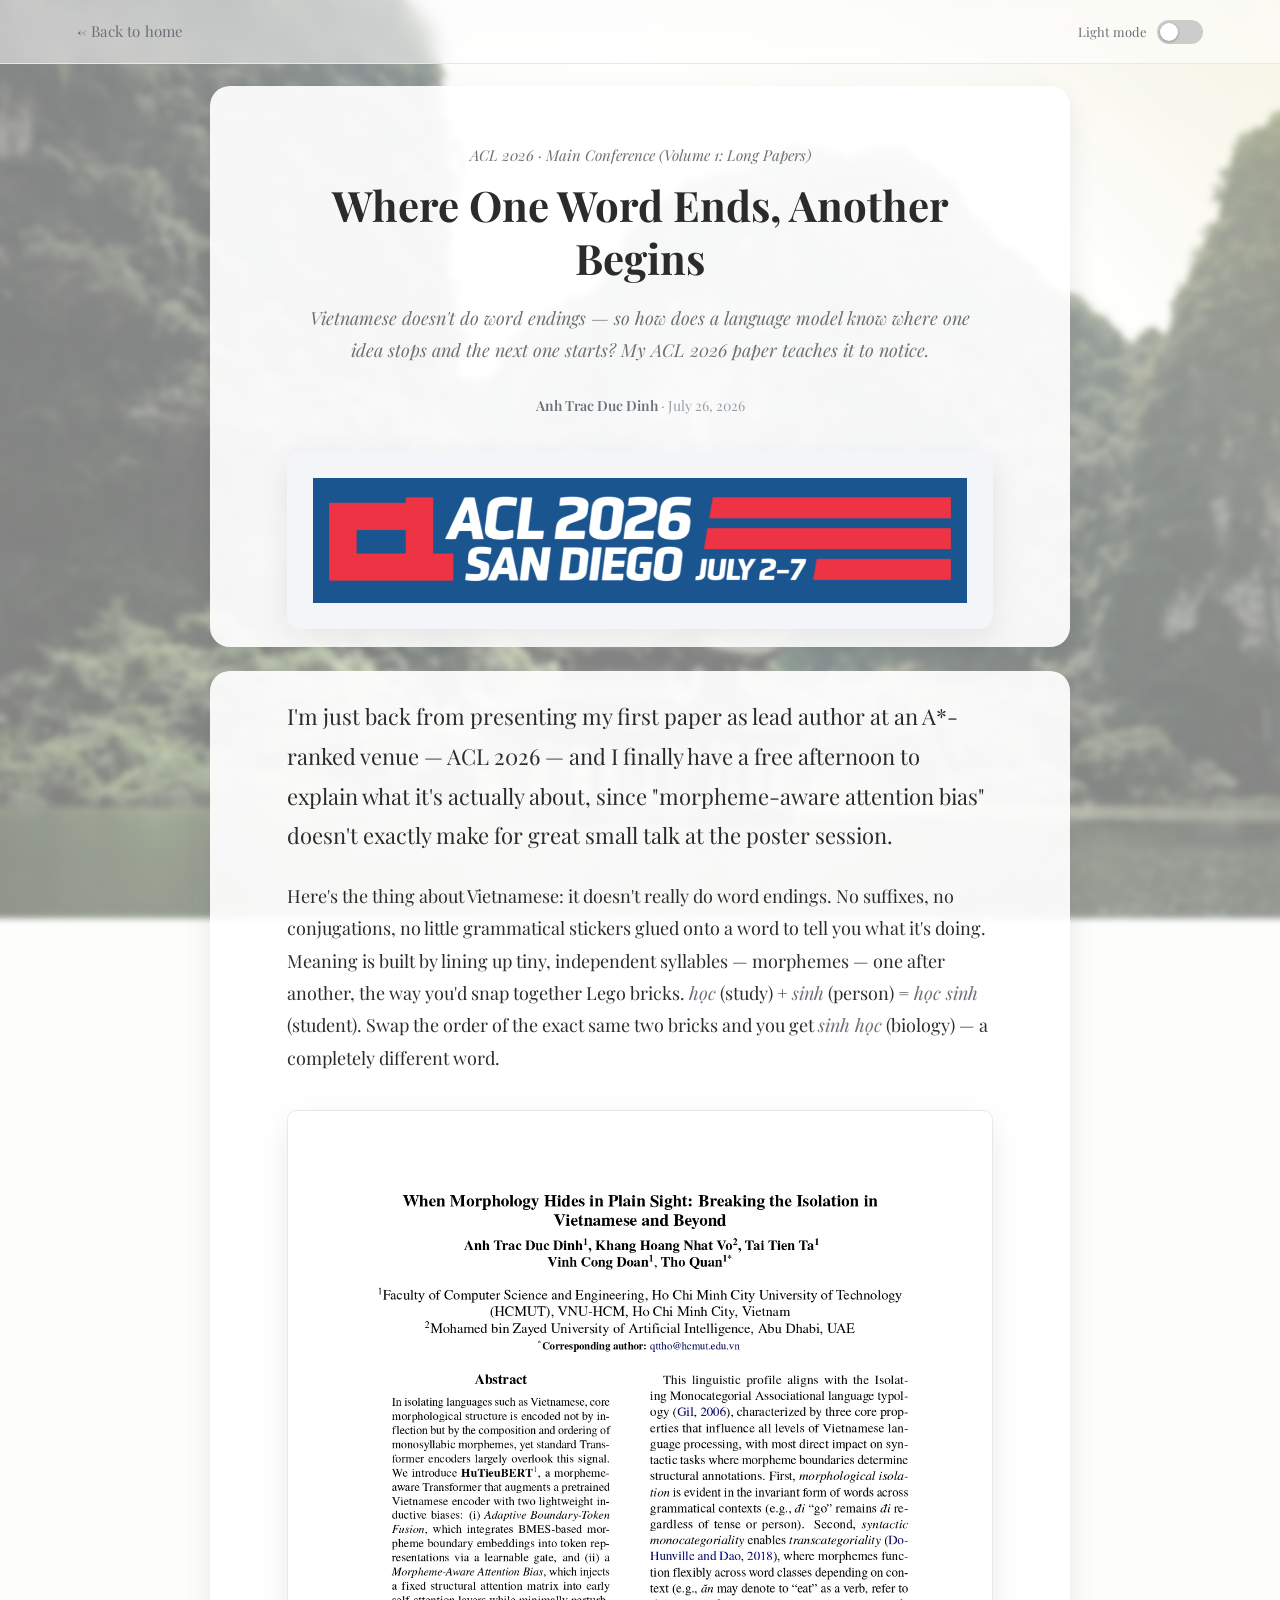
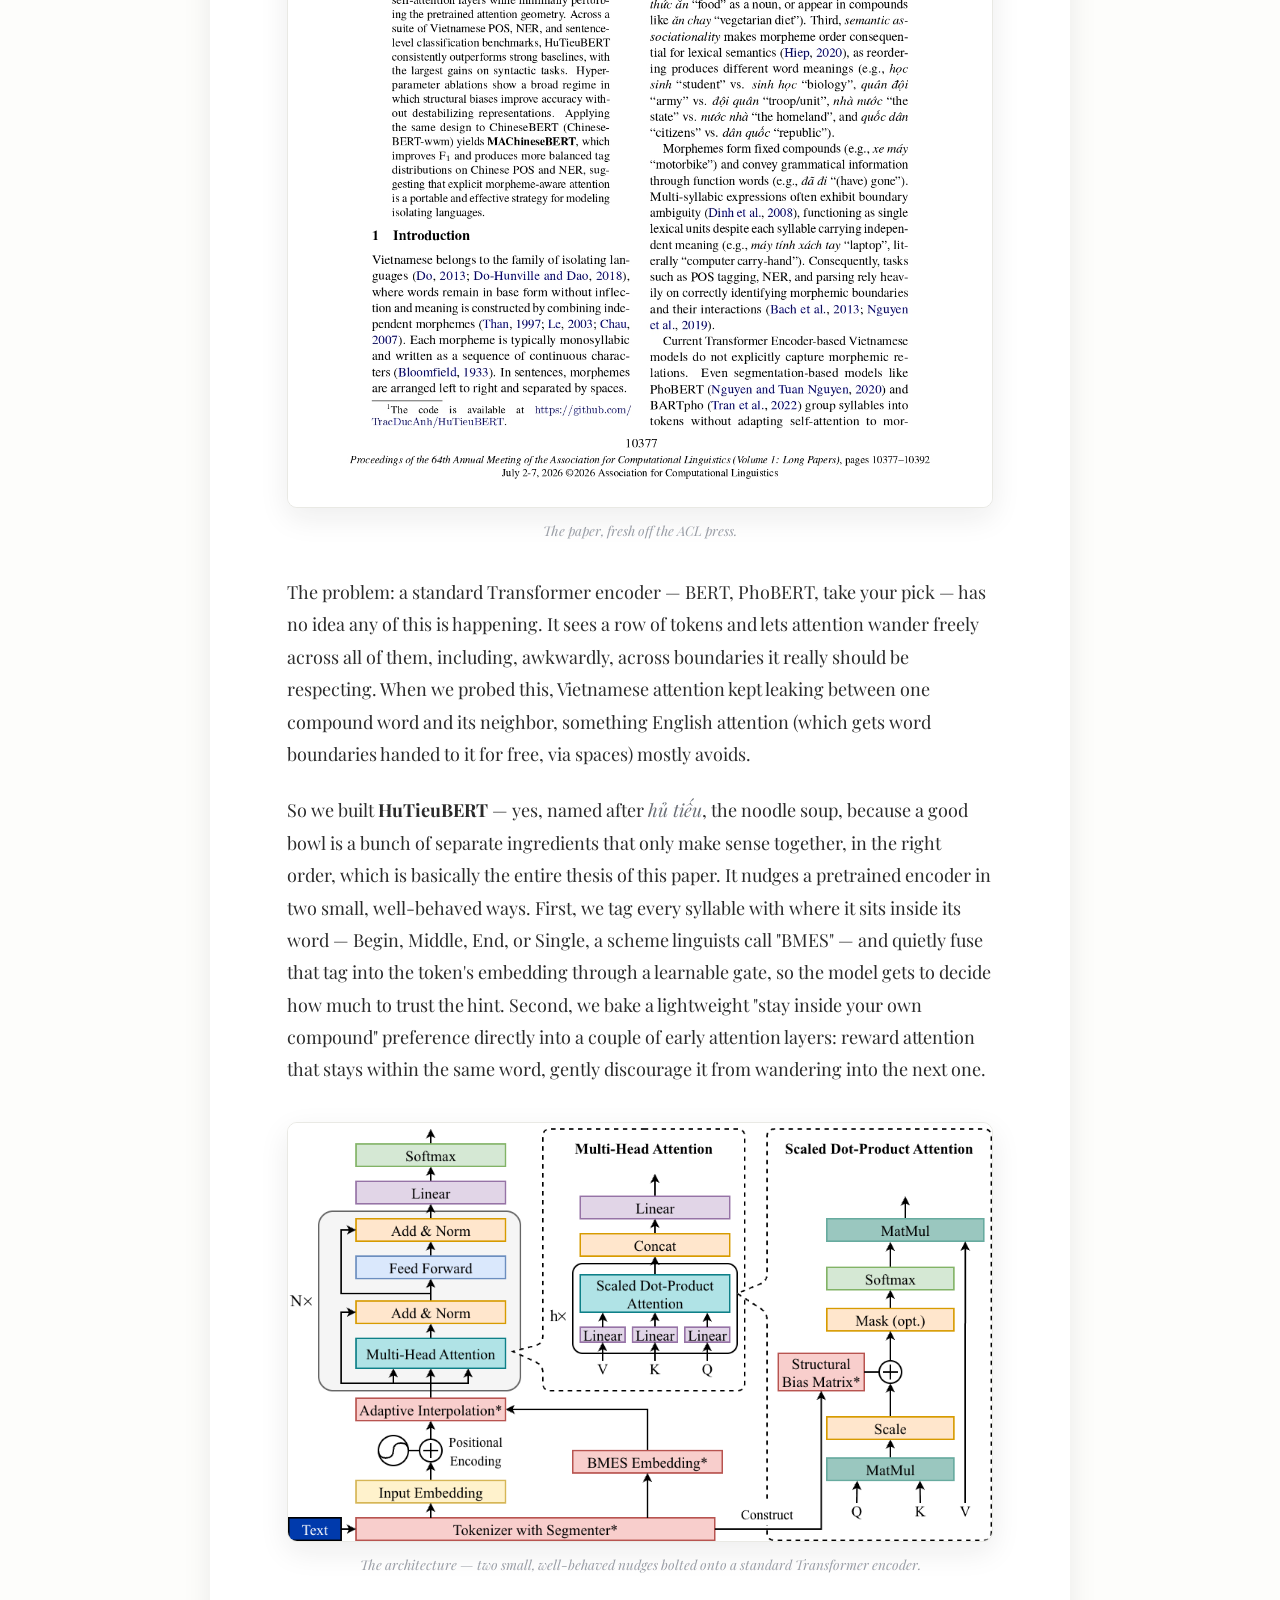
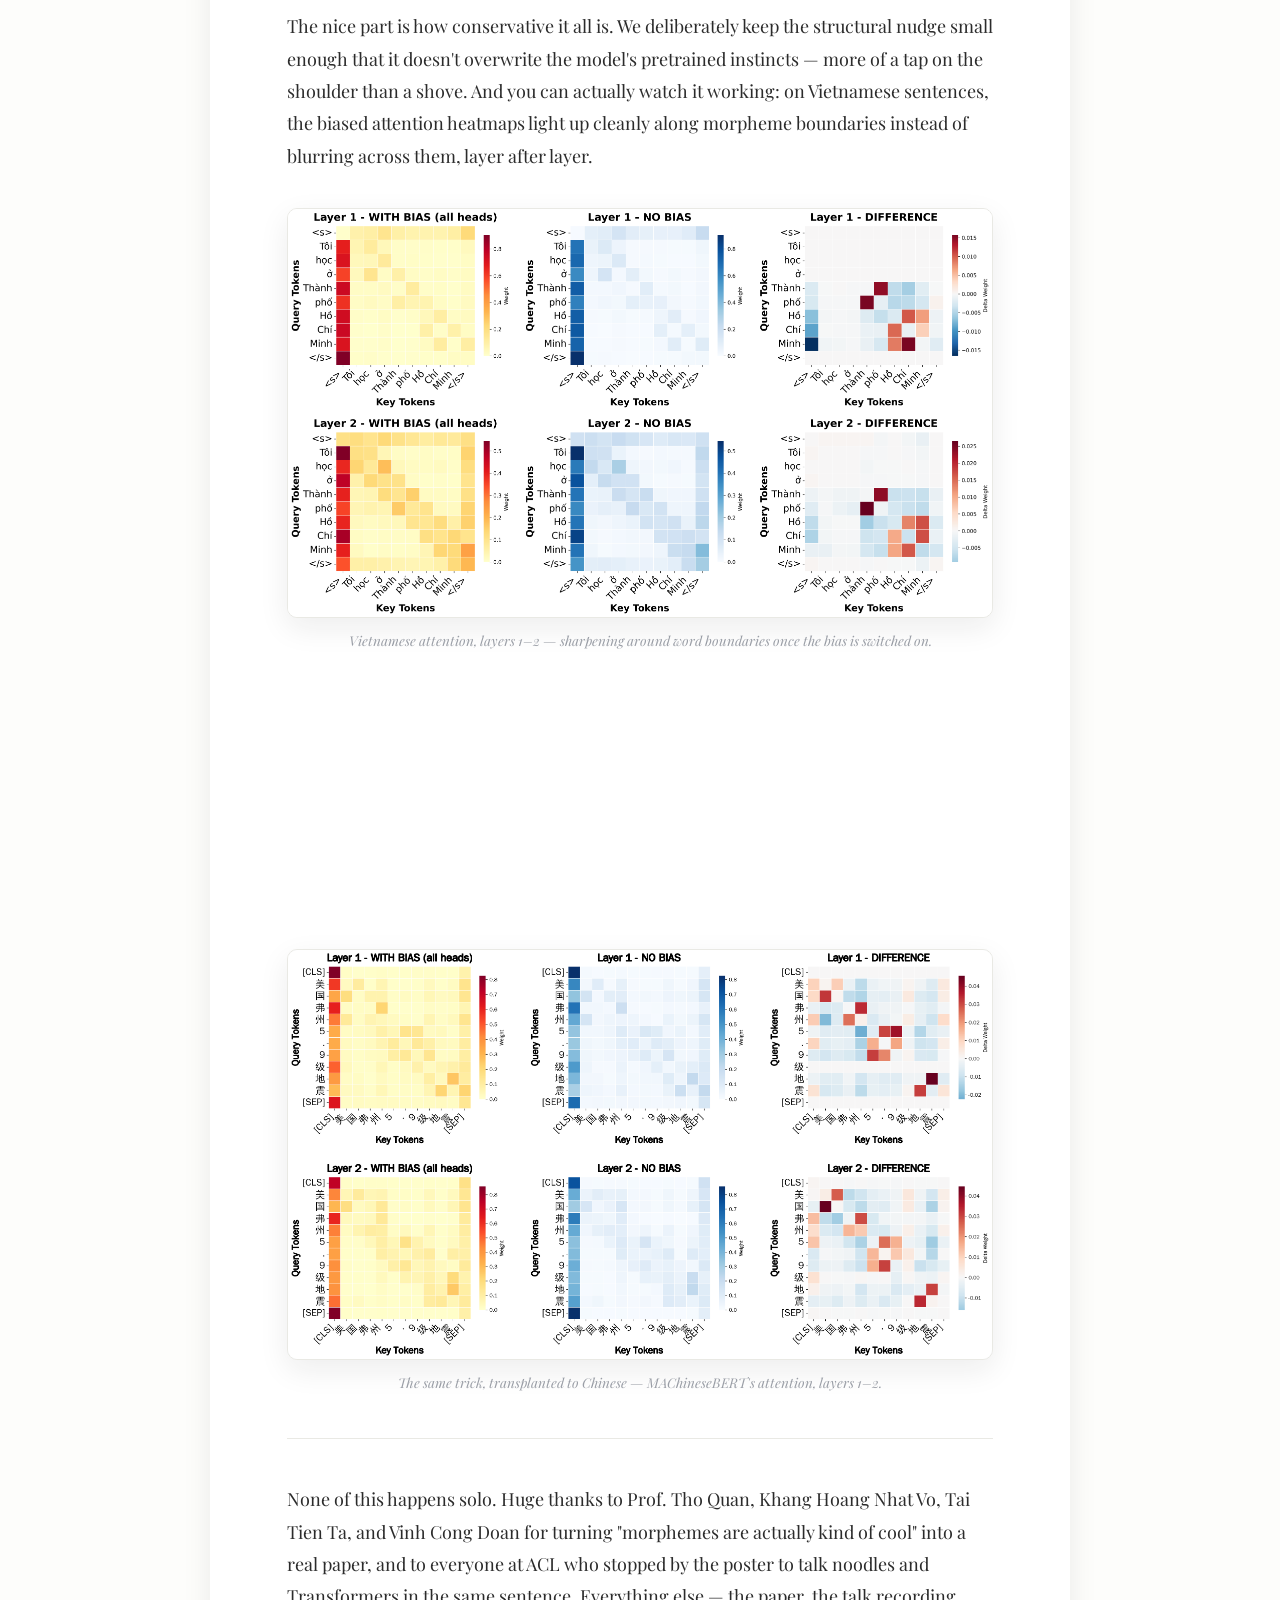
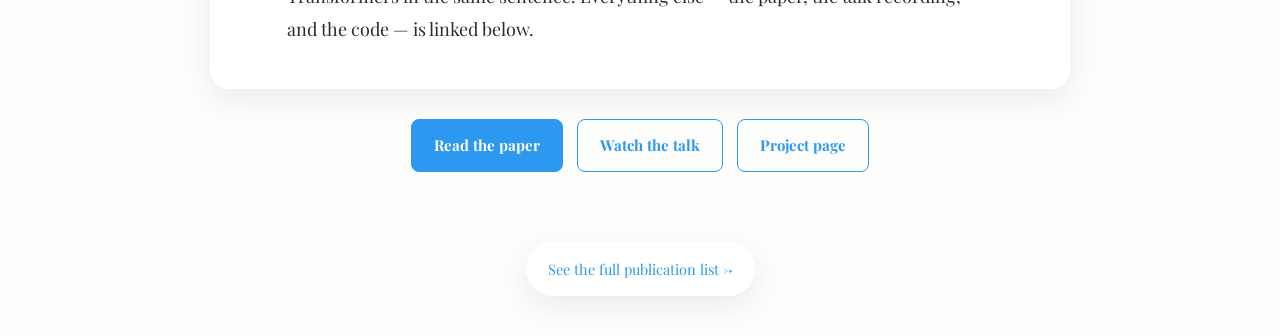
<file: blogs/ACL_2026_paper.html>
<!DOCTYPE HTML>
<html lang="en">
<head>
	<meta charset="utf-8">
	<meta http-equiv="X-UA-Compatible" content="IE=edge">
	<title>Where One Word Ends, Another Begins — Anh Trac Duc Dinh</title>
	<meta name="viewport" content="width=device-width, initial-scale=1">
	<meta name="description" content="A plain-language walkthrough of our ACL 2026 paper, HuTieuBERT — teaching Transformers to notice Vietnamese morpheme boundaries.">

	<link href="https://fonts.googleapis.com/css?family=Playfair+Display:400,400i,500,700,700i" rel="stylesheet">

	<link rel="shortcut icon" href="../favicon.ico">

	<style>
		:root{
			--bg:#fdfdfb;
			--bg-alt:#f4f5f8;
			--text:#2b2b2b;
			--text-soft:#6b6f76;
			--text-faint:#9a9ea6;
			--accent:#2c98f0;
			--card:#ffffff;
			--border:#e9e9e4;
			--shadow:0 10px 30px rgba(20,20,25,0.08);
			--panel-bg:rgba(255,255,255,0.92);
			--tint:rgba(255,255,255,0.5);
		}
		body.dark-mode{
			--bg:#15171c;
			--bg-alt:#1b1e24;
			--text:#dcdfe4;
			--text-soft:#9aa0aa;
			--text-faint:#6f7580;
			--accent:#5aaef8;
			--card:#1b1e24;
			--border:#2a2e37;
			--shadow:0 10px 30px rgba(0,0,0,0.35);
			--panel-bg:rgba(27,30,36,0.92);
			--tint:rgba(15,17,21,0.6);
		}

		*{box-sizing:border-box;}
		html{scroll-behavior:smooth;}
		body{
			margin:0;
			background:var(--bg);
			color:var(--text);
			font-family:"Playfair Display", Georgia, serif;
			line-height:1.8;
			-webkit-font-smoothing:antialiased;
			transition:background .35s ease, color .35s ease;
		}
		body::before{
			content:"";
			position:fixed;
			inset:0;
			z-index:-1;
			background-image:
				linear-gradient(var(--tint), var(--tint)),
				url('../images/background_url.jpg');
			background-size:cover;
			background-position:center;
			background-repeat:no-repeat;
			background-attachment:fixed;
			filter:blur(3px);
			transform:scale(1.04); /* hides the blurred edges from view */
			pointer-events:none;
		}

		/* ---------- Top bar ---------- */
		.topbar{
			position:sticky;
			top:0;
			z-index:20;
			display:flex;
			align-items:center;
			justify-content:space-between;
			padding:18px 6vw;
			background:var(--tint);
			-webkit-backdrop-filter:blur(10px);
			backdrop-filter:blur(10px);
			border-bottom:1px solid var(--border);
			transition:background .35s ease, border-color .35s ease;
		}
		.back-link{
			font-size:15px;
			color:var(--text-soft);
			text-decoration:none;
			letter-spacing:.2px;
		}
		.back-link:hover{color:var(--accent);}
		.theme-toggle-wrap{display:flex;align-items:center;gap:10px;}
		.theme-toggle-label{font-size:13px;color:var(--text-soft);}
		.theme-switch{position:relative;display:inline-block;width:46px;height:24px;flex-shrink:0;}
		.theme-switch input{opacity:0;width:0;height:0;}
		.theme-switch .slider{
			position:absolute;cursor:pointer;top:0;left:0;right:0;bottom:0;
			background-color:#ccc;transition:.3s;border-radius:26px;
		}
		body.dark-mode .theme-switch .slider{background-color:#3a3f4a;}
		.theme-switch .slider:before{
			position:absolute;content:"";height:18px;width:18px;left:3px;bottom:3px;
			background-color:#fff;transition:.3s;border-radius:50%;
			box-shadow:0 1px 3px rgba(0,0,0,0.3);
		}
		.theme-switch input:checked + .slider{background-color:var(--accent);}
		.theme-switch input:checked + .slider:before{transform:translateX(22px);}

		/* ---------- Hero ---------- */
		.hero{
			max-width:min(860px, 92vw);
			margin:22px auto 0;
			padding:56px 6vw 10px;
			text-align:center;
			background:var(--panel-bg);
			border-radius:20px;
			box-shadow:var(--shadow);
		}
		.hero-eyebrow{
			font-style:italic;
			color:var(--text-soft);
			font-size:15px;
			margin-bottom:10px;
		}
		.hero h1{
			font-size:clamp(28px, 4.4vw, 42px);
			line-height:1.25;
			margin:0 0 18px;
			font-weight:700;
		}
		.hero .subtitle{
			font-size:18px;
			font-style:italic;
			color:var(--text-soft);
			max-width:min(680px, 88vw);
			margin:0 auto 26px;
		}
		.byline{
			font-size:14px;
			color:var(--text-faint);
			margin-bottom:34px;
		}
		.byline b{color:var(--text-soft);font-weight:600;}
		.hero-cover{
			width:100%;
			max-width: min(860px, 92vw);;
			margin:0 auto 8px;
			border-radius:14px;
			overflow:hidden;
			box-shadow:var(--shadow);
			background:var(--bg-alt);
			padding:26px;
		}
		.hero-cover img{
			width:100%;
			display:block;
		}

		/* ---------- Article ---------- */
		article{
			max-width:min(860px, 92vw);
			margin:24px auto 24px;
			padding:26px 6vw 20px;
			background:var(--panel-bg);
			border-radius:20px;
			box-shadow:var(--shadow);
		}
		article p{
			font-size:18px;
			margin:0 0 24px;
			color:var(--text);
		}
		article p b, article p strong{color:var(--text);font-weight:700;}
		article p i, article p em{color:var(--text-soft);}
		.drop{
			font-size:22px;
		}

		figure{
			margin:36px 0 34px;
		}
		figure img{
			width:100%;
			border-radius:10px;
			display:block;
			box-shadow:var(--shadow);
			border:1px solid var(--border);
			background:var(--bg-alt);
		}
		figcaption{
			font-size:13.5px;
			font-style:italic;
			color:var(--text-faint);
			text-align:center;
			margin-top:10px;
		}

		/* ---------- Scroll reveal ---------- */
		.reveal{
			opacity:0;
			transform:translateY(16px);
			transition:opacity .7s ease, transform .7s ease;
		}
		.reveal.is-visible{
			opacity:1;
			transform:translateY(0);
		}
		@media (prefers-reduced-motion: reduce){
			.reveal{opacity:1;transform:none;transition:none;}
		}

		hr.sep{
			border:none;
			border-top:1px solid var(--border);
			margin:44px 0;
		}

		/* ---------- Link buttons ---------- */
		.link-row{
			max-width:min(760px, 90vw);
			margin:0 auto;
			padding:6px 6vw 70px;
			display:flex;
			flex-wrap:wrap;
			justify-content:center;
			gap:14px;
		}
		.link-btn{
			display:inline-flex;
			align-items:center;
			gap:8px;
			padding:12px 22px;
			font-family:"Playfair Display", Georgia, serif;
			font-size:15px;
			font-weight:700;
			text-decoration:none;
			border-radius:8px;
			border:1.5px solid var(--accent);
			color:var(--accent);
			transition:.25s;
		}
		.link-btn:hover{background:var(--accent);color:#fff;}
		.link-btn.solid{background:var(--accent);color:#fff;}
		.link-btn.solid:hover{opacity:.85;background:var(--accent);color:#fff;}

		.footer-note{
			text-align:center;
			font-size:14.5px;
			color:var(--text-faint);
			padding:14px 22px;
			margin:0 auto 40px;
			max-width:fit-content;
			background:var(--panel-bg);
			border-radius:999px;
			box-shadow:var(--shadow);
		}
		.footer-note a{color:var(--accent);text-decoration:none;}
		.footer-note a:hover{text-decoration:underline;}

		@media (max-width:480px){
			article p{font-size:16.5px;}
			.hero h1{font-size:26px;}
			.link-btn{width:100%;justify-content:center;}
		}
	</style>
</head>
<body>

	<div class="topbar">
		<a class="back-link" href="../index.html#blog">&larr; Back to home</a>
		<div class="theme-toggle-wrap">
			<span class="theme-toggle-label" id="theme-toggle-label">Light mode</span>
			<label class="theme-switch">
				<input type="checkbox" id="theme-toggle">
				<span class="slider"></span>
			</label>
		</div>
	</div>

	<div class="hero">
		<div class="hero-eyebrow">ACL 2026 &middot; Main Conference (Volume 1: Long Papers)</div>
		<h1>Where One Word Ends, Another Begins</h1>
		<p class="subtitle">Vietnamese doesn't do word endings — so how does a language model know where one idea stops and the next one starts? My ACL 2026 paper teaches it to notice.</p>
		<div class="byline"><b>Anh Trac Duc Dinh</b> &middot; July 26, 2026</div>
		<div class="hero-cover">
			<img src="../images/ACL_2026/acl-logo.png" alt="ACL 2026 conference logo">
		</div>
	</div>

	<article>

		<p class="reveal drop">I'm just back from presenting my first paper as lead author at an A*-ranked venue — ACL 2026 — and I finally have a free afternoon to explain what it's actually about, since "morpheme-aware attention bias" doesn't exactly make for great small talk at the poster session.</p>

		<p class="reveal">Here's the thing about Vietnamese: it doesn't really do word endings. No suffixes, no conjugations, no little grammatical stickers glued onto a word to tell you what it's doing. Meaning is built by lining up tiny, independent syllables — morphemes — one after another, the way you'd snap together Lego bricks. <i>học</i> (study) + <i>sinh</i> (person) = <i>học sinh</i> (student). Swap the order of the exact same two bricks and you get <i>sinh học</i> (biology) — a completely different word.</p>

		<figure class="reveal">
			<img src="../images/ACL_2026/2026.acl-long.472_page-0001.jpg" alt="First page of the paper, When Morphology Hides in Plain Sight">
			<figcaption>The paper, fresh off the ACL press.</figcaption>
		</figure>

		<p class="reveal">The problem: a standard Transformer encoder — BERT, PhoBERT, take your pick — has no idea any of this is happening. It sees a row of tokens and lets attention wander freely across all of them, including, awkwardly, across boundaries it really should be respecting. When we probed this, Vietnamese attention kept leaking between one compound word and its neighbor, something English attention (which gets word boundaries handed to it for free, via spaces) mostly avoids.</p>

		<p class="reveal">So we built <b>HuTieuBERT</b> — yes, named after <i>hủ tiếu</i>, the noodle soup, because a good bowl is a bunch of separate ingredients that only make sense together, in the right order, which is basically the entire thesis of this paper. It nudges a pretrained encoder in two small, well-behaved ways. First, we tag every syllable with where it sits inside its word — Begin, Middle, End, or Single, a scheme linguists call "BMES" — and quietly fuse that tag into the token's embedding through a learnable gate, so the model gets to decide how much to trust the hint. Second, we bake a lightweight "stay inside your own compound" preference directly into a couple of early attention layers: reward attention that stays within the same word, gently discourage it from wandering into the next one.</p>

		<figure class="reveal">
			<img src="../images/ACL_2026/ReDrawHuTieuBERT.png" alt="HuTieuBERT model architecture diagram">
			<figcaption>The architecture — two small, well-behaved nudges bolted onto a standard Transformer encoder.</figcaption>
		</figure>

		<p class="reveal">The nice part is how conservative it all is. We deliberately keep the structural nudge small enough that it doesn't overwrite the model's pretrained instincts — more of a tap on the shoulder than a shove. And you can actually watch it working: on Vietnamese sentences, the biased attention heatmaps light up cleanly along morpheme boundaries instead of blurring across them, layer after layer.</p>

		<figure class="reveal">
			<img src="../images/ACL_2026/multi_layer_attention_1-2_all.png" alt="Vietnamese attention heatmap across layers 1-2">
			<figcaption>Vietnamese attention, layers 1–2 — sharpening around word boundaries once the bias is switched on.</figcaption>
		</figure>

		<p class="reveal">Across Vietnamese POS tagging, NER, and sentence-level classification, HuTieuBERT beats PhoBERT, mBERT, and XLM-RoBERTa — with the biggest wins exactly where you'd expect: tasks that live or die by getting word boundaries right. And since Mandarin Chinese shares the same "isolating language" DNA — no inflection, monosyllabic morphemes, order doing most of the heavy lifting — we ported the same trick over as <b>MAChineseBERT</b>. Same story: sharper, more balanced predictions, this time on Chinese POS and NER.</p>

		<figure class="reveal">
			<img src="../images/ACL_2026/machinesebert_attention_1-2_all.png" alt="Chinese attention heatmap across layers 1-2">
			<figcaption>The same trick, transplanted to Chinese — MAChineseBERT's attention, layers 1–2.</figcaption>
		</figure>

		<hr class="sep reveal">

		<p class="reveal">None of this happens solo. Huge thanks to Prof. Tho Quan, Khang Hoang Nhat Vo, Tai Tien Ta, and Vinh Cong Doan for turning "morphemes are actually kind of cool" into a real paper, and to everyone at ACL who stopped by the poster to talk noodles and Transformers in the same sentence. Everything else — the paper, the talk recording, and the code — is linked below.</p>

	</article>

	<div class="link-row">
		<a class="link-btn solid" href="https://aclanthology.org/2026.acl-long.472/" target="_blank" rel="noopener">Read the paper</a>
		<a class="link-btn" href="https://underline.io/lecture/149228-when-morphology-hides-in-plain-sight-breaking-the-isolation-in-vietnamese-and-beyond" target="_blank" rel="noopener">Watch the talk</a>
		<a class="link-btn" href="https://tracducanh.github.io/HuTieuBERT/" target="_blank" rel="noopener">Project page</a>
	</div>

	<div class="footer-note">
		<a href="../index.html#publications">See the full publication list &rarr;</a>
	</div>

	<script>
	(function(){
		var body = document.body;
		var toggle = document.getElementById('theme-toggle');
		var label = document.getElementById('theme-toggle-label');

		function applyTheme(isDark){
			body.classList.toggle('dark-mode', isDark);
			if (toggle) toggle.checked = isDark;
			if (label) label.textContent = isDark ? 'Dark mode' : 'Light mode';
		}

		var saved = localStorage.getItem('theme');
		var prefersDark = window.matchMedia && window.matchMedia('(prefers-color-scheme: dark)').matches;
		applyTheme(saved ? saved === 'dark' : prefersDark);

		if (toggle) {
			toggle.addEventListener('change', function(){
				var isDark = toggle.checked;
				applyTheme(isDark);
				localStorage.setItem('theme', isDark ? 'dark' : 'light');
			});
		}

		// Scroll reveal
		var revealEls = document.querySelectorAll('.reveal');
		if ('IntersectionObserver' in window) {
			var io = new IntersectionObserver(function(entries){
				entries.forEach(function(entry){
					if (entry.isIntersecting) {
						entry.target.classList.add('is-visible');
						io.unobserve(entry.target);
					}
				});
			}, { threshold: 0.15, rootMargin: '0px 0px -40px 0px' });
			revealEls.forEach(function(el){ io.observe(el); });
		} else {
			revealEls.forEach(function(el){ el.classList.add('is-visible'); });
		}
	})();
	</script>

</body>
</html>
</file>
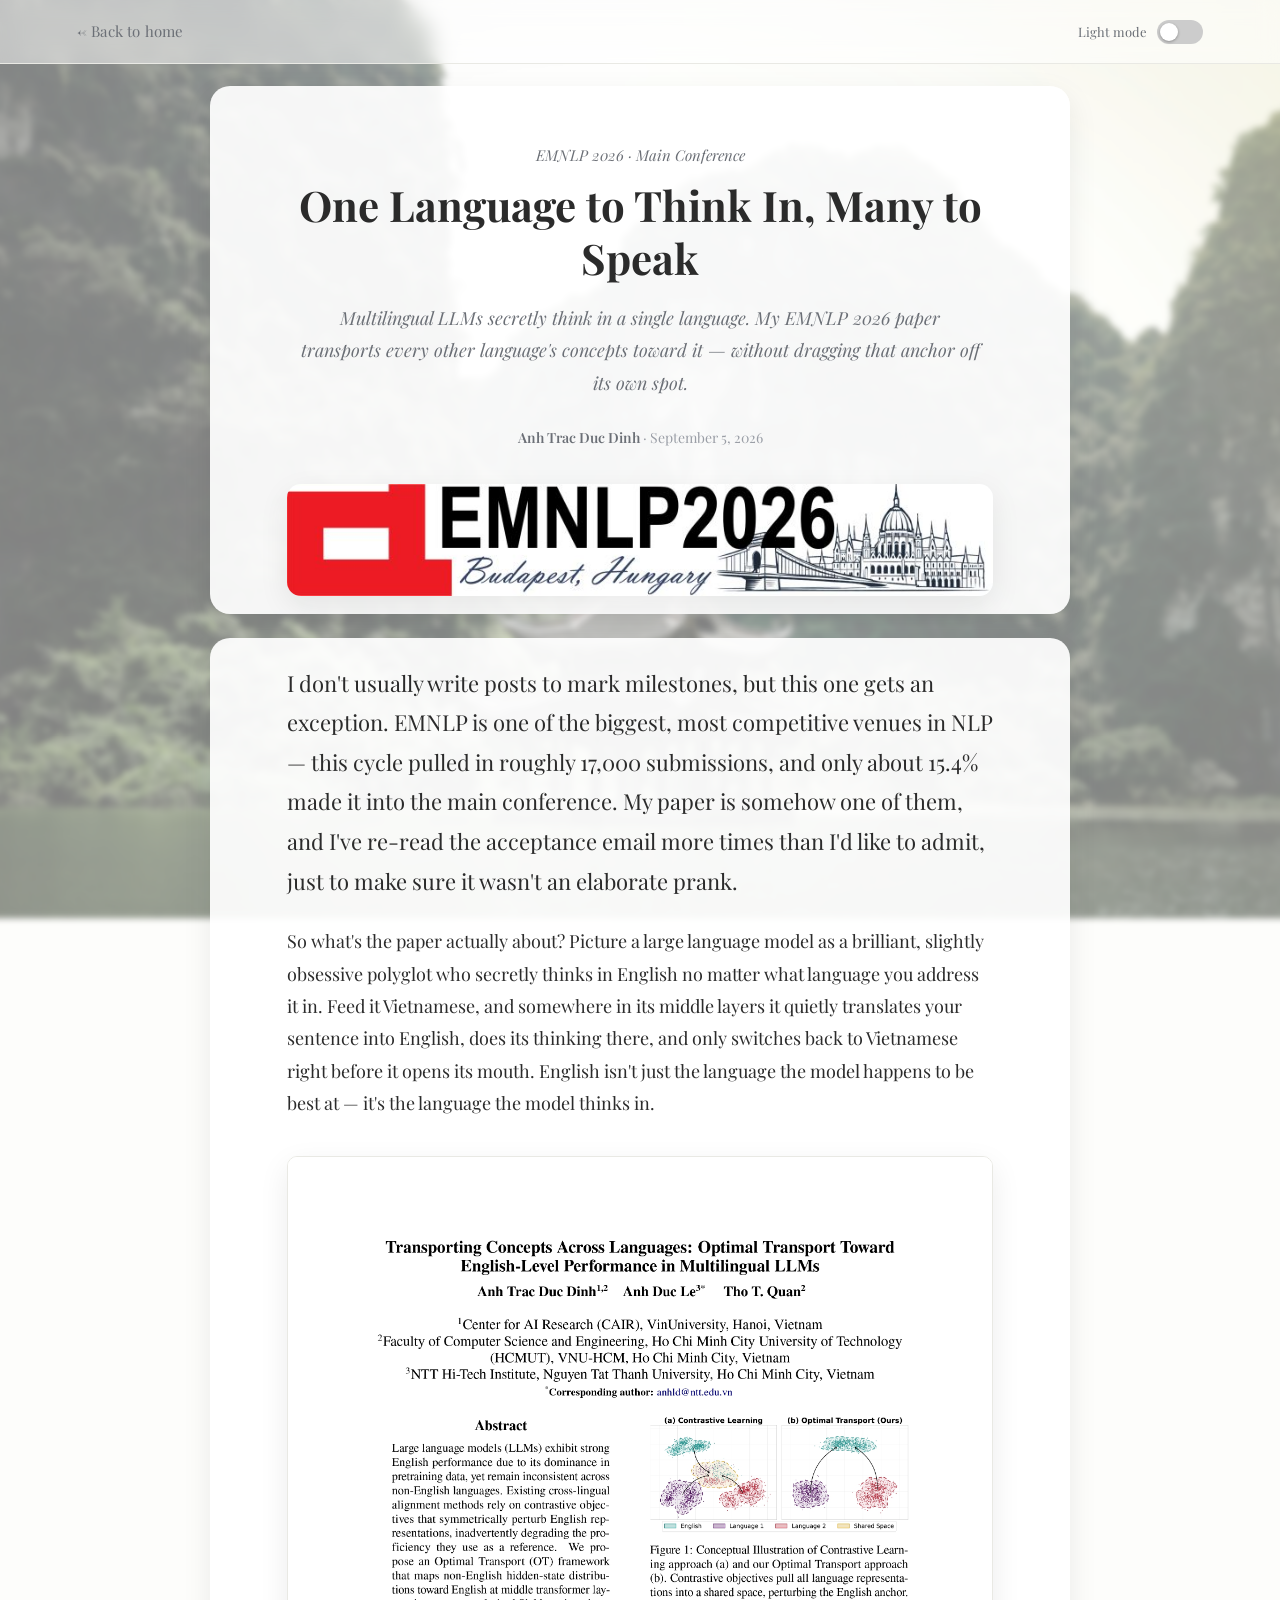
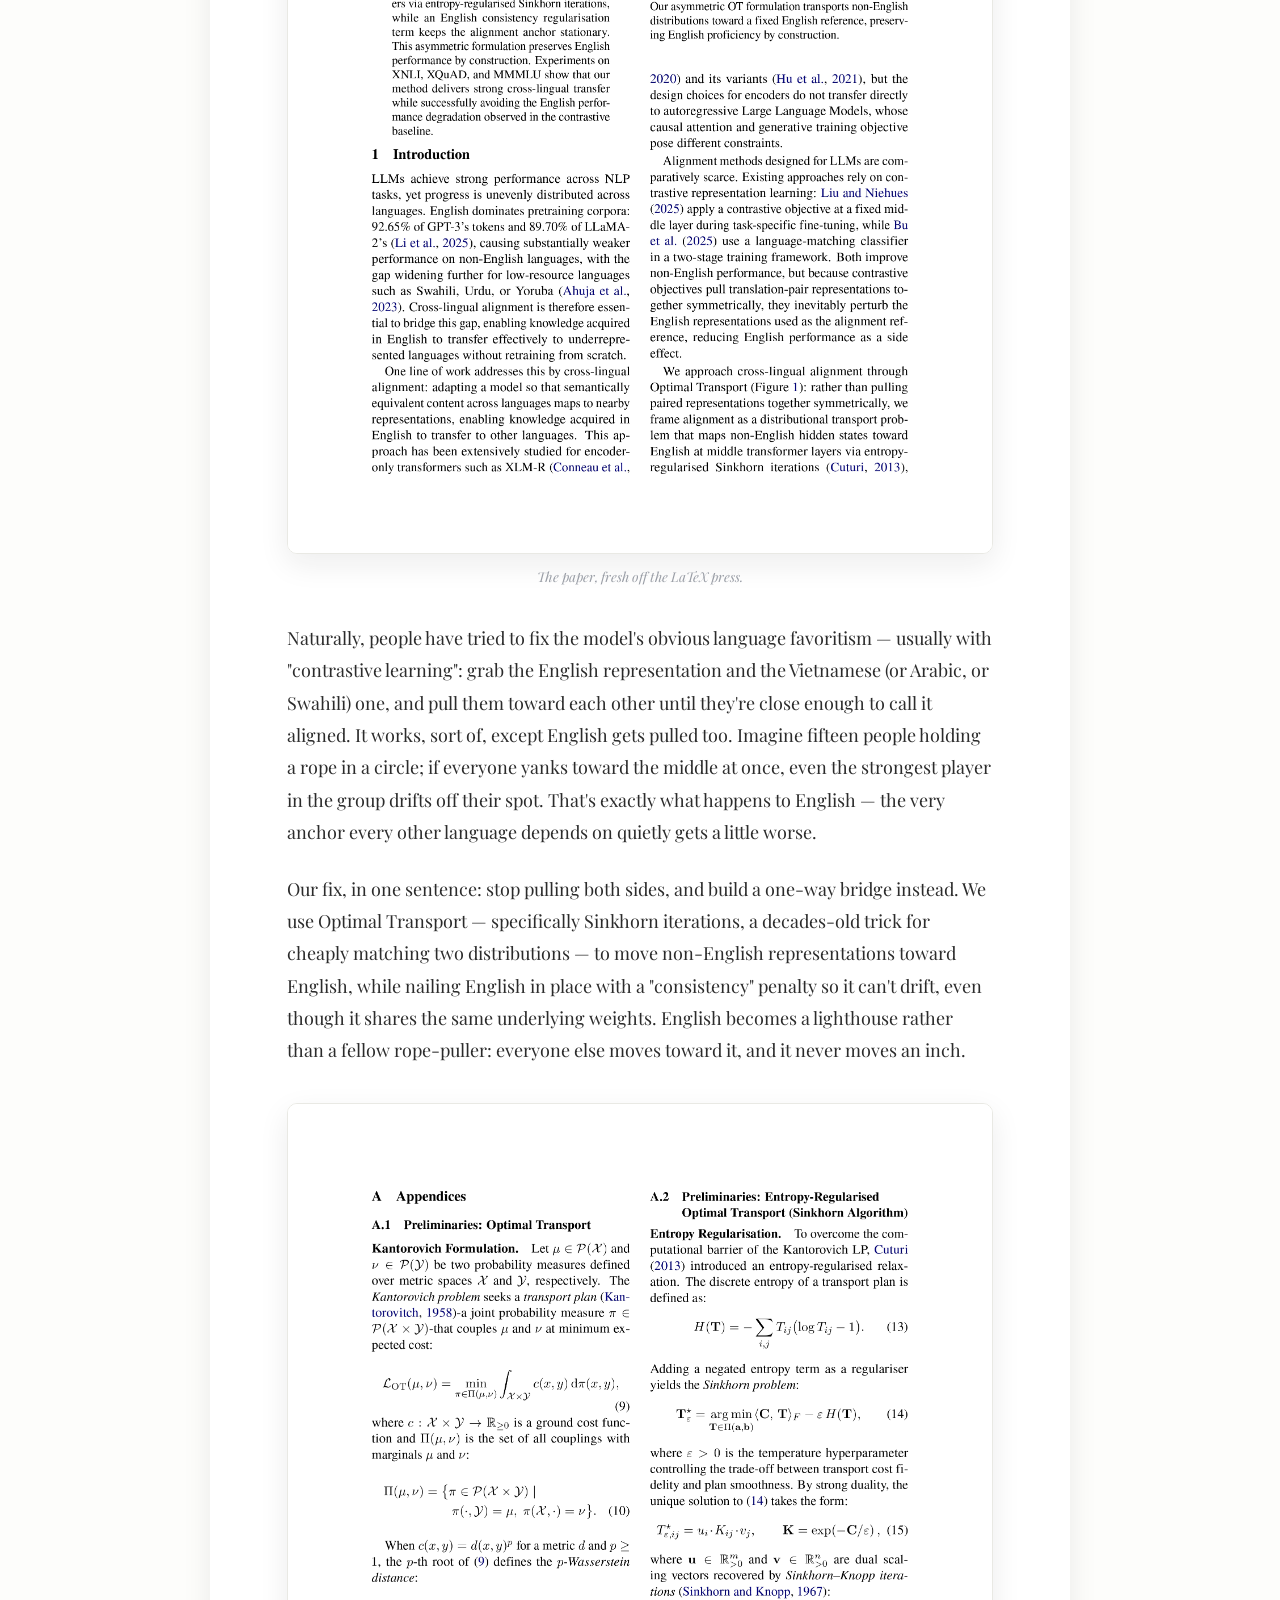
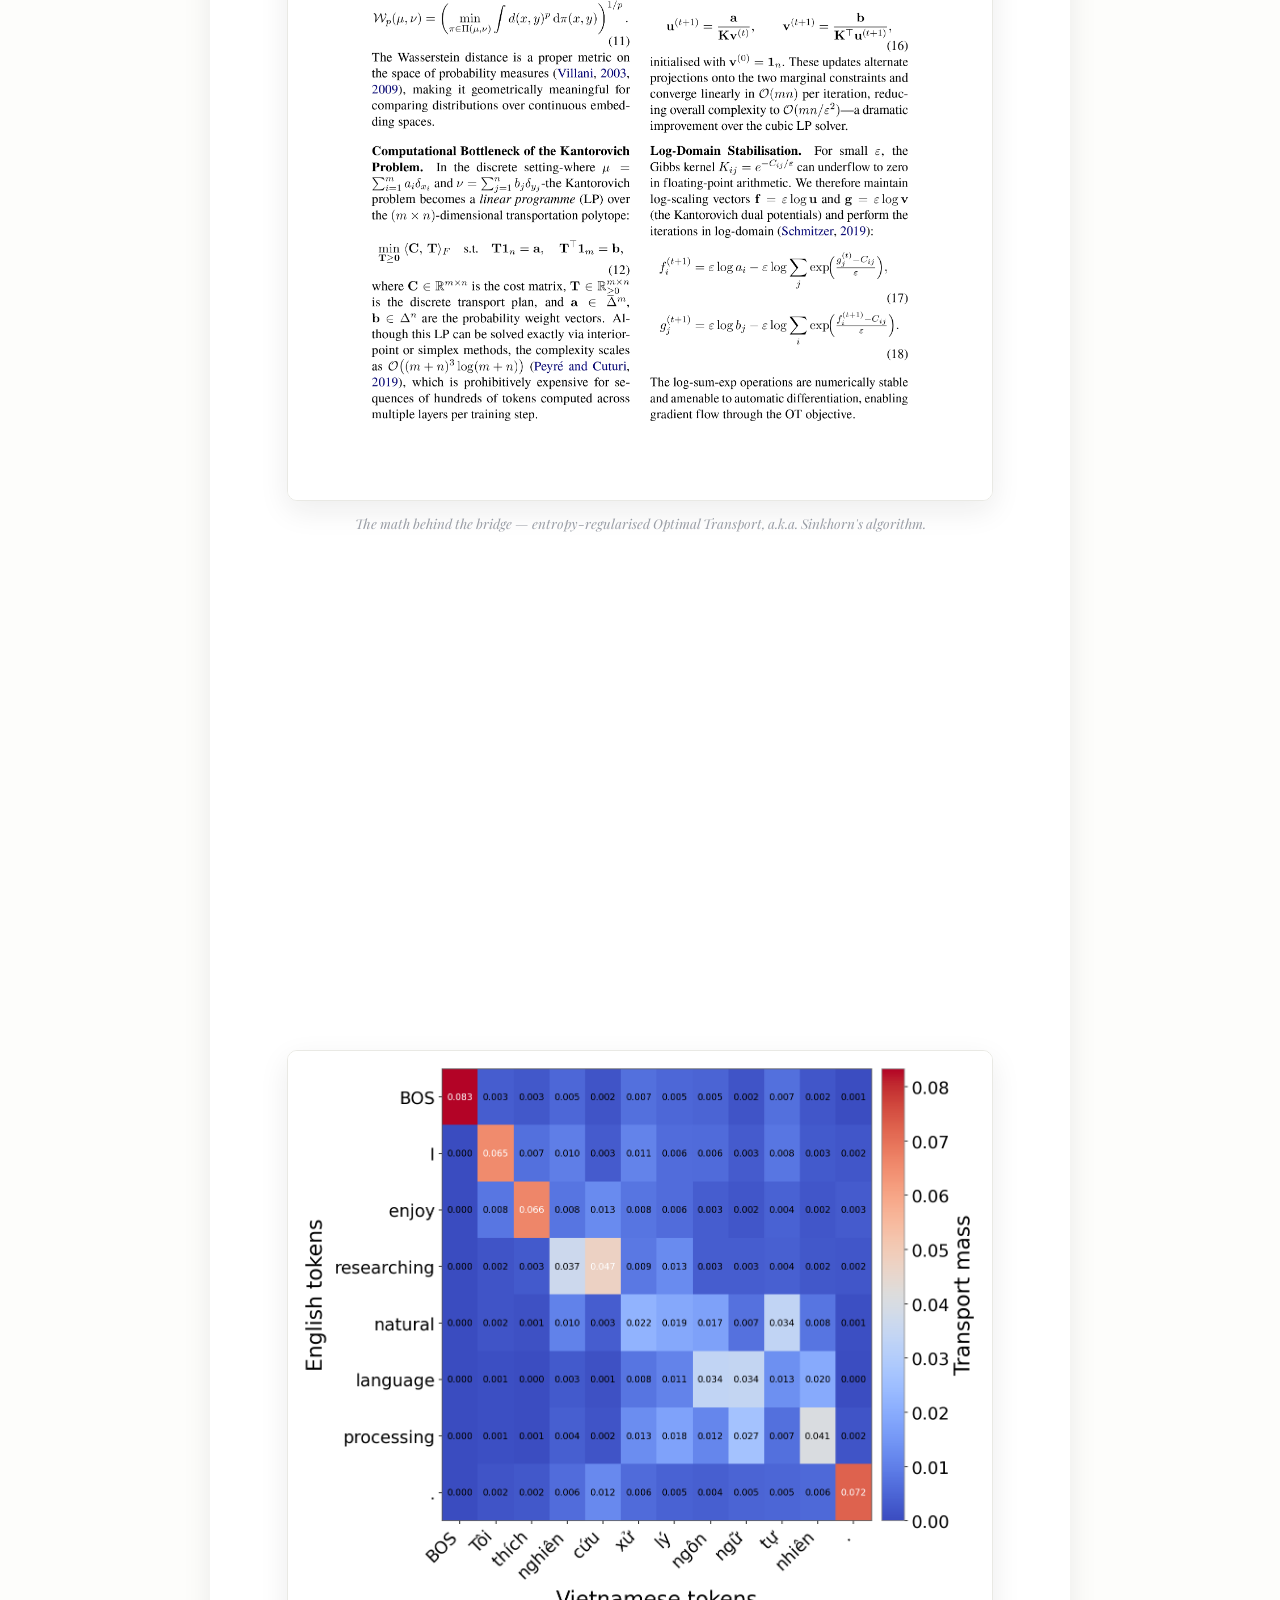
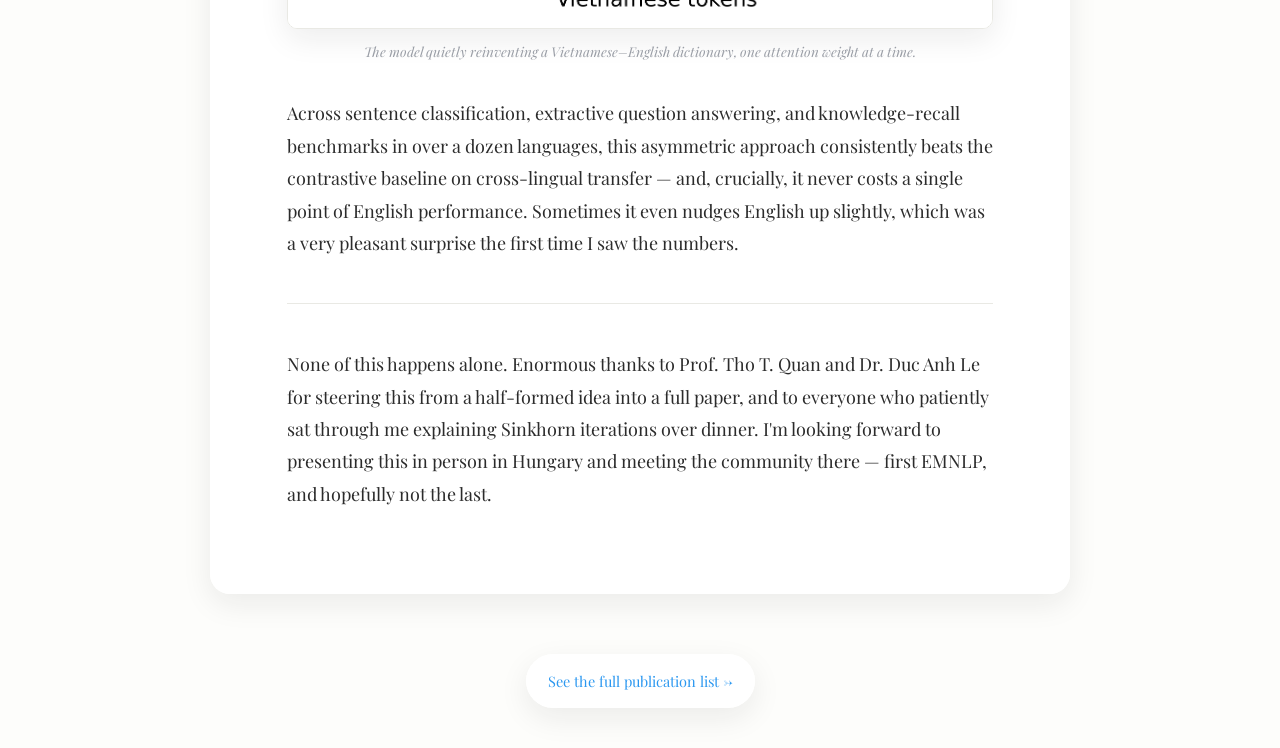
<file: blogs/EMNLP_2026_paper.html>
<!DOCTYPE HTML>
<html lang="en">
<head>
	<meta charset="utf-8">
	<meta http-equiv="X-UA-Compatible" content="IE=edge">
	<title>One Language to Think In, Many to Speak — Anh Trac Duc Dinh</title>
	<meta name="viewport" content="width=device-width, initial-scale=1">
	<meta name="description" content="A plain-language walkthrough of our EMNLP 2026 paper on Optimal Transport for cross-lingual alignment in multilingual LLMs.">

	<link href="https://fonts.googleapis.com/css?family=Playfair+Display:400,400i,500,700,700i" rel="stylesheet">

	<link rel="shortcut icon" href="../favicon.ico">

	<style>
		:root{
			--bg:#fdfdfb;
			--bg-alt:#f4f5f8;
			--text:#2b2b2b;
			--text-soft:#6b6f76;
			--text-faint:#9a9ea6;
			--accent:#2c98f0;
			--card:#ffffff;
			--border:#e9e9e4;
			--shadow:0 10px 30px rgba(20,20,25,0.08);
			--panel-bg:rgba(255,255,255,0.92);
			--tint:rgba(255,255,255,0.5);
		}
		body.dark-mode{
			--bg:#15171c;
			--bg-alt:#1b1e24;
			--text:#dcdfe4;
			--text-soft:#9aa0aa;
			--text-faint:#6f7580;
			--accent:#5aaef8;
			--card:#1b1e24;
			--border:#2a2e37;
			--shadow:0 10px 30px rgba(0,0,0,0.35);
			--panel-bg:rgba(27,30,36,0.92);
			--tint:rgba(15,17,21,0.6);
		}

		*{box-sizing:border-box;}
		html{scroll-behavior:smooth;}
		body{
			margin:0;
			background:var(--bg);
			color:var(--text);
			font-family:"Playfair Display", Georgia, serif;
			line-height:1.8;
			-webkit-font-smoothing:antialiased;
			transition:background .35s ease, color .35s ease;
		}
		body::before{
			content:"";
			position:fixed;
			inset:0;
			z-index:-1;
			background-image:
				linear-gradient(var(--tint), var(--tint)),
				url('../images/background_url.jpg');
			background-size:cover;
			background-position:center;
			background-repeat:no-repeat;
			background-attachment:fixed;
			filter:blur(3px);
			transform:scale(1.04); /* hides the blurred edges from view */
			pointer-events:none;
		}

		/* ---------- Top bar ---------- */
		.topbar{
			position:sticky;
			top:0;
			z-index:20;
			display:flex;
			align-items:center;
			justify-content:space-between;
			padding:18px 6vw;
			background:var(--tint);
			-webkit-backdrop-filter:blur(10px);
			backdrop-filter:blur(10px);
			border-bottom:1px solid var(--border);
			transition:background .35s ease, border-color .35s ease;
		}
		.back-link{
			font-size:15px;
			color:var(--text-soft);
			text-decoration:none;
			letter-spacing:.2px;
		}
		.back-link:hover{color:var(--accent);}
		.theme-toggle-wrap{display:flex;align-items:center;gap:10px;}
		.theme-toggle-label{font-size:13px;color:var(--text-soft);}
		.theme-switch{position:relative;display:inline-block;width:46px;height:24px;flex-shrink:0;}
		.theme-switch input{opacity:0;width:0;height:0;}
		.theme-switch .slider{
			position:absolute;cursor:pointer;top:0;left:0;right:0;bottom:0;
			background-color:#ccc;transition:.3s;border-radius:26px;
		}
		body.dark-mode .theme-switch .slider{background-color:#3a3f4a;}
		.theme-switch .slider:before{
			position:absolute;content:"";height:18px;width:18px;left:3px;bottom:3px;
			background-color:#fff;transition:.3s;border-radius:50%;
			box-shadow:0 1px 3px rgba(0,0,0,0.3);
		}
		.theme-switch input:checked + .slider{background-color:var(--accent);}
		.theme-switch input:checked + .slider:before{transform:translateX(22px);}

		/* ---------- Hero ---------- */
		.hero{
			max-width:min(860px, 92vw);
			margin:22px auto 0;
			padding:56px 6vw 10px;
			text-align:center;
			background:var(--panel-bg);
			border-radius:20px;
			box-shadow:var(--shadow);
		}
		.hero-eyebrow{
			font-style:italic;
			color:var(--text-soft);
			font-size:15px;
			margin-bottom:10px;
		}
		.hero h1{
			font-size:clamp(28px, 4.4vw, 42px);
			line-height:1.25;
			margin:0 0 18px;
			font-weight:700;
		}
		.hero .subtitle{
			font-size:18px;
			font-style:italic;
			color:var(--text-soft);
			max-width:min(680px, 88vw);
			margin:0 auto 26px;
		}
		.byline{
			font-size:14px;
			color:var(--text-faint);
			margin-bottom:34px;
		}
		.byline b{color:var(--text-soft);font-weight:600;}
		.hero-cover{
			width:100%;
			max-width:min(860px, 92vw);
			margin:0 auto 8px;
			border-radius:14px;
			overflow:hidden;
			box-shadow:var(--shadow);
			background:var(--bg-alt);
		}
		.hero-cover img{
			width:100%;
			display:block;
		}

		/* ---------- Article ---------- */
		article{
			max-width:min(860px, 92vw);
			margin:24px auto 60px;
			padding:26px 6vw 60px;
			background:var(--panel-bg);
			border-radius:20px;
			box-shadow:var(--shadow);
		}
		article p{
			font-size:18px;
			margin:0 0 24px;
			color:var(--text);
		}
		article p b, article p strong{color:var(--text);font-weight:700;}
		article p i, article p em{color:var(--text-soft);}
		.drop{
			font-size:22px;
		}

		figure{
			margin:36px 0 34px;
		}
		figure img{
			width:100%;
			border-radius:10px;
			display:block;
			box-shadow:var(--shadow);
			border:1px solid var(--border);
		}
		figcaption{
			font-size:13.5px;
			font-style:italic;
			color:var(--text-faint);
			text-align:center;
			margin-top:10px;
		}

		/* ---------- Scroll reveal ---------- */
		.reveal{
			opacity:0;
			transform:translateY(16px);
			transition:opacity .7s ease, transform .7s ease;
		}
		.reveal.is-visible{
			opacity:1;
			transform:translateY(0);
		}
		@media (prefers-reduced-motion: reduce){
			.reveal{opacity:1;transform:none;transition:none;}
		}

		hr.sep{
			border:none;
			border-top:1px solid var(--border);
			margin:44px 0;
		}

		.footer-note{
			text-align:center;
			font-size:14.5px;
			color:var(--text-faint);
			padding:14px 22px;
			margin:0 auto 40px;
			max-width:fit-content;
			background:var(--panel-bg);
			border-radius:999px;
			box-shadow:var(--shadow);
		}
		.footer-note a{color:var(--accent);text-decoration:none;}
		.footer-note a:hover{text-decoration:underline;}

		@media (max-width:480px){
			article p{font-size:16.5px;}
			.hero h1{font-size:26px;}
		}
	</style>
</head>
<body>

	<div class="topbar">
		<a class="back-link" href="../index.html#blog">&larr; Back to home</a>
		<div class="theme-toggle-wrap">
			<span class="theme-toggle-label" id="theme-toggle-label">Light mode</span>
			<label class="theme-switch">
				<input type="checkbox" id="theme-toggle">
				<span class="slider"></span>
			</label>
		</div>
	</div>

	<div class="hero">
		<div class="hero-eyebrow">EMNLP 2026 &middot; Main Conference</div>
		<h1>One Language to Think In, Many to Speak</h1>
		<p class="subtitle">Multilingual LLMs secretly think in a single language. My EMNLP 2026 paper transports every other language's concepts toward it — without dragging that anchor off its own spot.</p>
		<div class="byline"><b>Anh Trac Duc Dinh</b> &middot; September 5, 2026</div>
		<div class="hero-cover">
			<img src="../images/EMNLP_2026/emnlp_2026_logo_v0.jpeg" alt="EMNLP 2026 conference logo">
		</div>
	</div>

	<article>

		<p class="reveal drop">I don't usually write posts to mark milestones, but this one gets an exception. EMNLP is one of the biggest, most competitive venues in NLP — this cycle pulled in roughly 17,000 submissions, and only about 15.4% made it into the main conference. My paper is somehow one of them, and I've re-read the acceptance email more times than I'd like to admit, just to make sure it wasn't an elaborate prank.</p>

		<p class="reveal">So what's the paper actually about? Picture a large language model as a brilliant, slightly obsessive polyglot who secretly thinks in English no matter what language you address it in. Feed it Vietnamese, and somewhere in its middle layers it quietly translates your sentence into English, does its thinking there, and only switches back to Vietnamese right before it opens its mouth. English isn't just the language the model happens to be best at — it's the language the model thinks in.</p>

		<figure class="reveal">
			<img src="../images/EMNLP_2026/%5BPAPER%5D%20Transporting_Concepts_Across_Languages__Optimal_Transport_Toward_English_Level_Performance_in_Multilingual_LLMs_page-0001.jpg" alt="First page of the paper, Transporting Concepts Across Languages">
			<figcaption>The paper, fresh off the LaTeX press.</figcaption>
		</figure>

		<p class="reveal">Naturally, people have tried to fix the model's obvious language favoritism — usually with "contrastive learning": grab the English representation and the Vietnamese (or Arabic, or Swahili) one, and pull them toward each other until they're close enough to call it aligned. It works, sort of, except English gets pulled too. Imagine fifteen people holding a rope in a circle; if everyone yanks toward the middle at once, even the strongest player in the group drifts off their spot. That's exactly what happens to English — the very anchor every other language depends on quietly gets a little worse.</p>

		<p class="reveal">Our fix, in one sentence: stop pulling both sides, and build a one-way bridge instead. We use Optimal Transport — specifically Sinkhorn iterations, a decades-old trick for cheaply matching two distributions — to move non-English representations toward English, while nailing English in place with a "consistency" penalty so it can't drift, even though it shares the same underlying weights. English becomes a lighthouse rather than a fellow rope-puller: everyone else moves toward it, and it never moves an inch.</p>

		<figure class="reveal">
			<img src="../images/EMNLP_2026/%5BPAPER%5D%20Transporting_Concepts_Across_Languages__Optimal_Transport_Toward_English_Level_Performance_in_Multilingual_LLMs_page-0013.jpg" alt="Appendix page explaining the Optimal Transport and Sinkhorn algorithm background">
			<figcaption>The math behind the bridge — entropy-regularised Optimal Transport, a.k.a. Sinkhorn's algorithm.</figcaption>
		</figure>

		<p class="reveal">We only build this bridge at the transformer's middle layers, because that's where meaning actually lives — after the model has processed raw tokens, but before it commits to English-flavored output patterns. Early layers are too busy with surface form: spelling, script, tokenization quirks. Late layers have already half-decided to write the answer in English. The middle is the sweet spot, and the model agrees with us: without being told where to look, it independently spends over half its "alignment budget" on just three layers, right in that range.</p>

		<p class="reveal">Here's the fun part. Feed the model a sentence like "The cat sat on the mat" alongside its Vietnamese translation, and watch what the transport plan discovers on its own, with zero explicit word-alignment supervision: <i>cat</i> maps to <i>mèo</i>, <i>mat</i> maps to <i>thảm</i>, <i>sat</i> maps to <i>ngồi</i> — it even figures out that Vietnamese sometimes needs two syllables to say what English says in one. It's oddly satisfying watching a matrix rediscover translation from scratch.</p>

		<figure class="reveal">
			<img src="../images/EMNLP_2026/map.png" alt="Optimal transport plan heatmap aligning English and Vietnamese tokens">
			<figcaption>The model quietly reinventing a Vietnamese–English dictionary, one attention weight at a time.</figcaption>
		</figure>

		<p class="reveal">Across sentence classification, extractive question answering, and knowledge-recall benchmarks in over a dozen languages, this asymmetric approach consistently beats the contrastive baseline on cross-lingual transfer — and, crucially, it never costs a single point of English performance. Sometimes it even nudges English up slightly, which was a very pleasant surprise the first time I saw the numbers.</p>

		<hr class="sep reveal">

		<p class="reveal">None of this happens alone. Enormous thanks to Prof. Tho T. Quan and Dr. Duc Anh Le for steering this from a half-formed idea into a full paper, and to everyone who patiently sat through me explaining Sinkhorn iterations over dinner. I'm looking forward to presenting this in person in Hungary and meeting the community there — first EMNLP, and hopefully not the last.</p>

	</article>

	<div class="footer-note">
		<a href="../index.html#publications">See the full publication list &rarr;</a>
	</div>

	<script>
	(function(){
		var body = document.body;
		var toggle = document.getElementById('theme-toggle');
		var label = document.getElementById('theme-toggle-label');

		function applyTheme(isDark){
			body.classList.toggle('dark-mode', isDark);
			if (toggle) toggle.checked = isDark;
			if (label) label.textContent = isDark ? 'Dark mode' : 'Light mode';
		}

		var saved = localStorage.getItem('theme');
		var prefersDark = window.matchMedia && window.matchMedia('(prefers-color-scheme: dark)').matches;
		applyTheme(saved ? saved === 'dark' : prefersDark);

		if (toggle) {
			toggle.addEventListener('change', function(){
				var isDark = toggle.checked;
				applyTheme(isDark);
				localStorage.setItem('theme', isDark ? 'dark' : 'light');
			});
		}

		// Scroll reveal
		var revealEls = document.querySelectorAll('.reveal');
		if ('IntersectionObserver' in window) {
			var io = new IntersectionObserver(function(entries){
				entries.forEach(function(entry){
					if (entry.isIntersecting) {
						entry.target.classList.add('is-visible');
						io.unobserve(entry.target);
					}
				});
			}, { threshold: 0.15, rootMargin: '0px 0px -40px 0px' });
			revealEls.forEach(function(el){ io.observe(el); });
		} else {
			revealEls.forEach(function(el){ el.classList.add('is-visible'); });
		}
	})();
	</script>

</body>
</html>
</file>
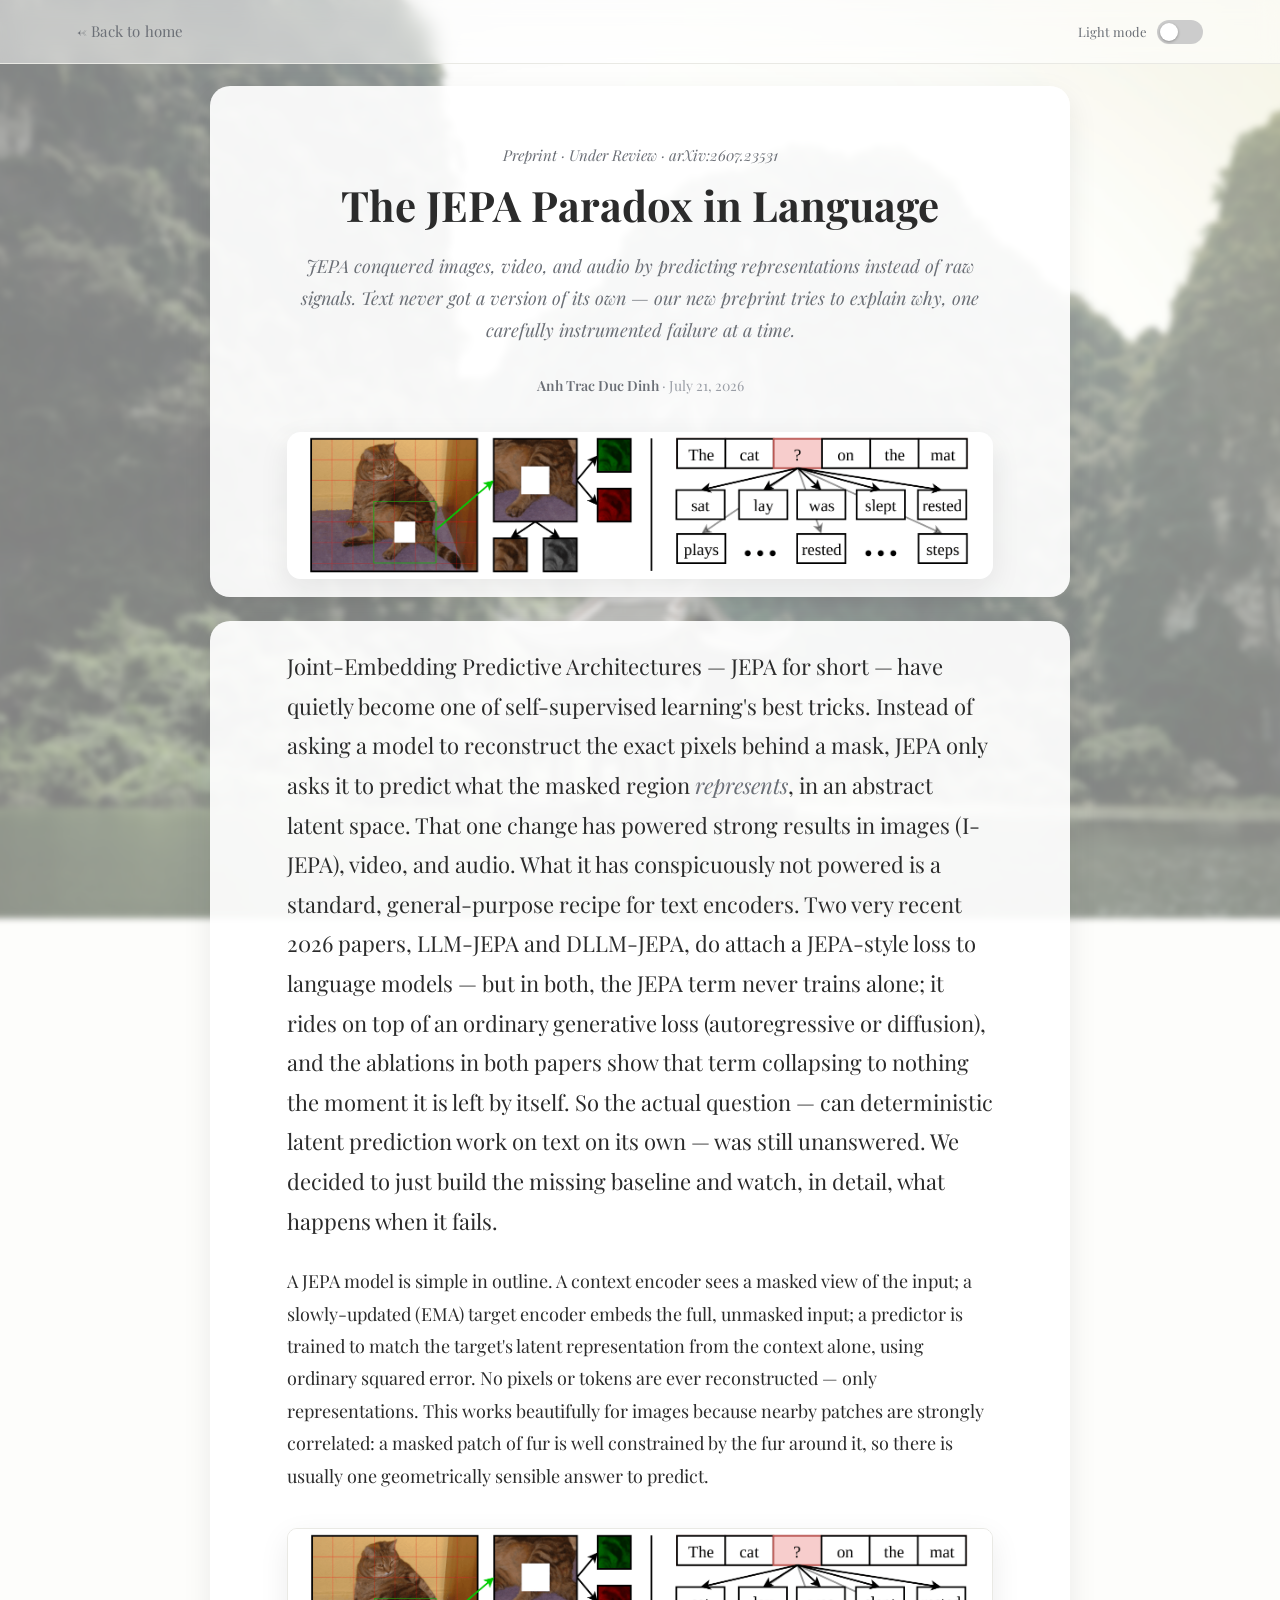
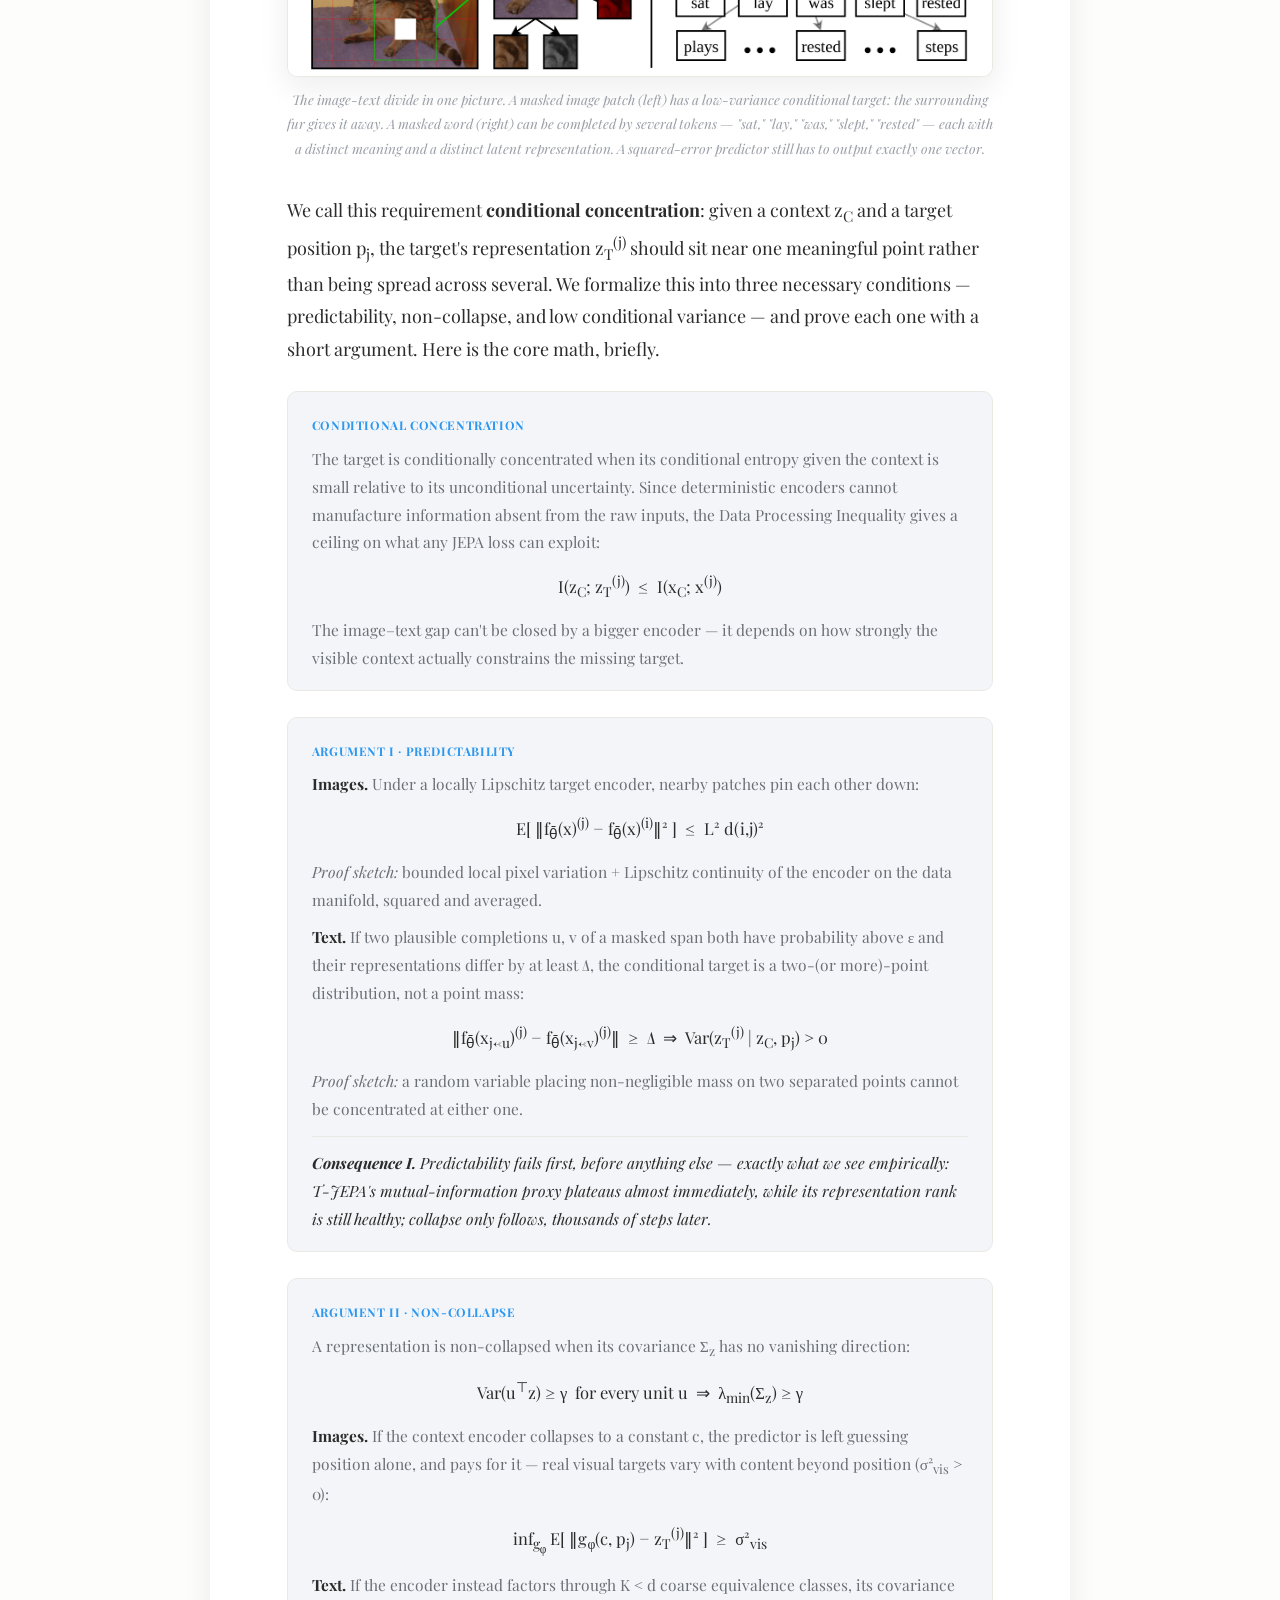
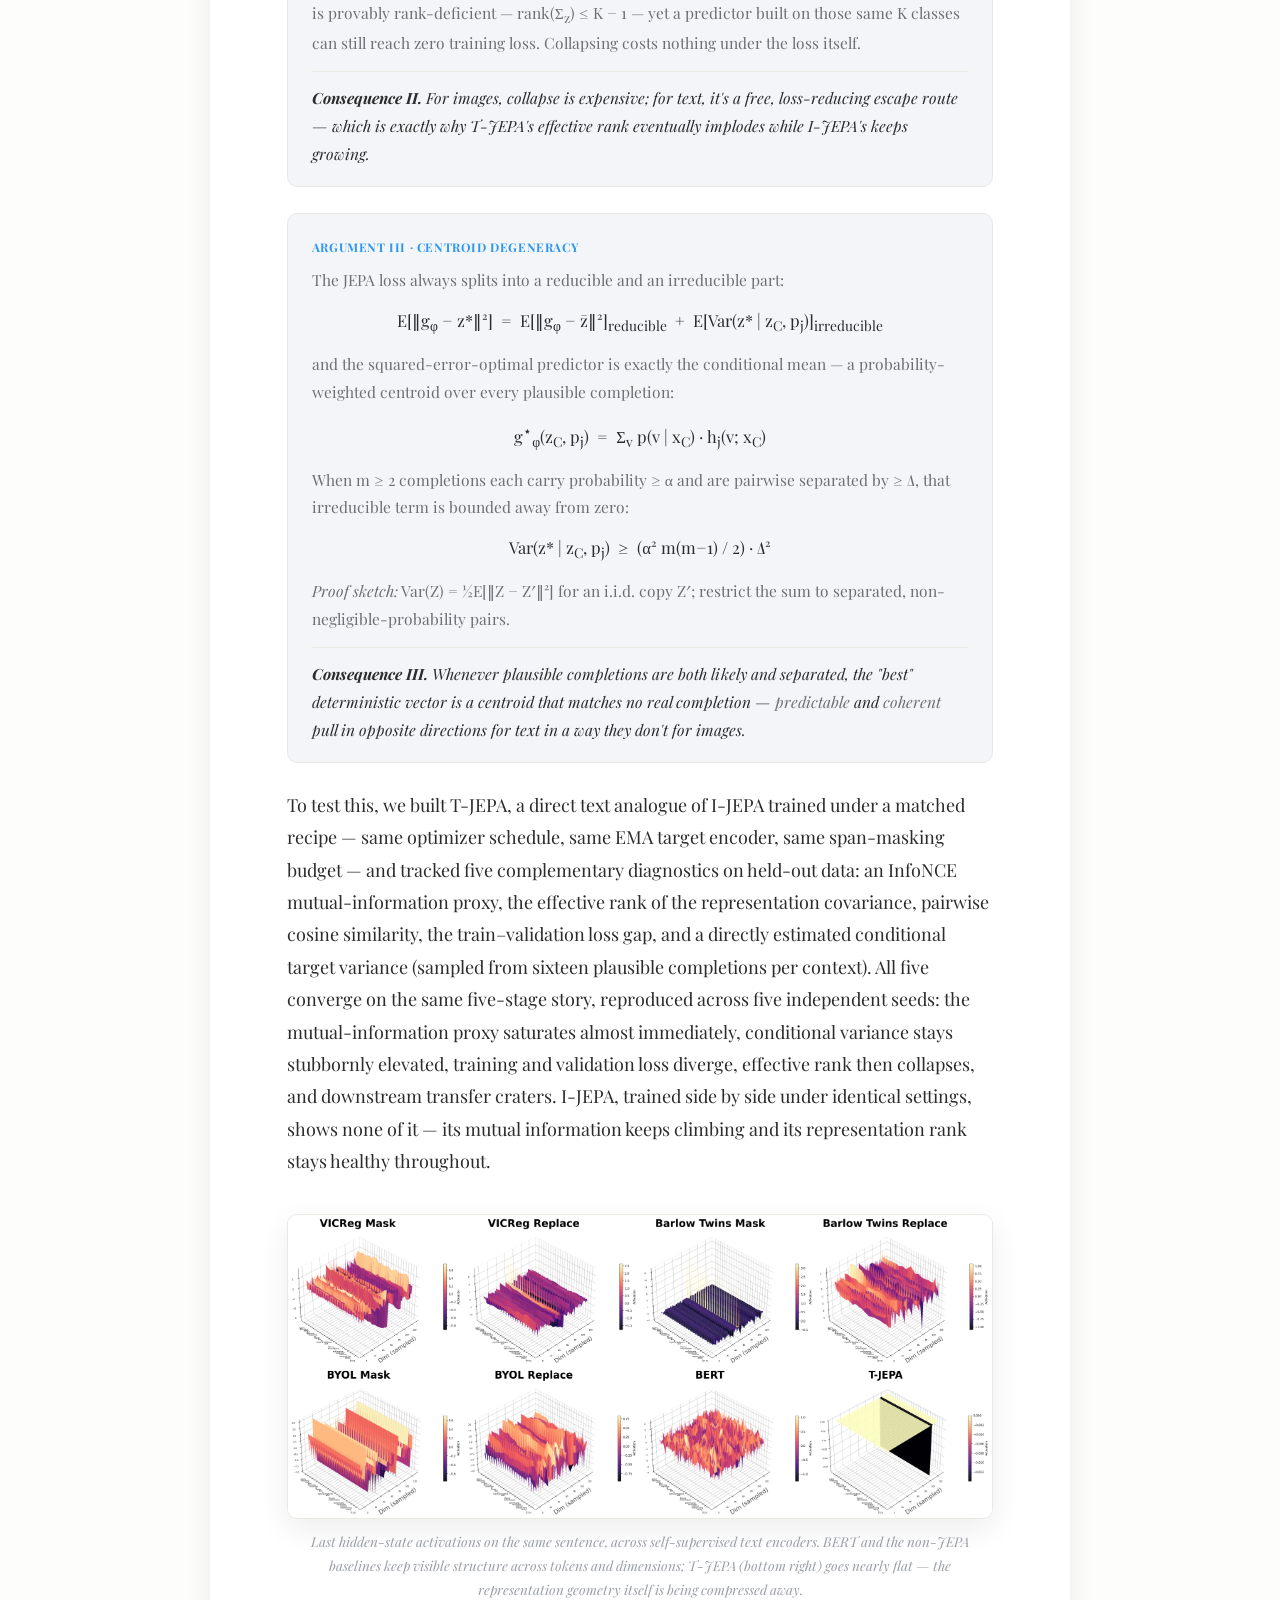
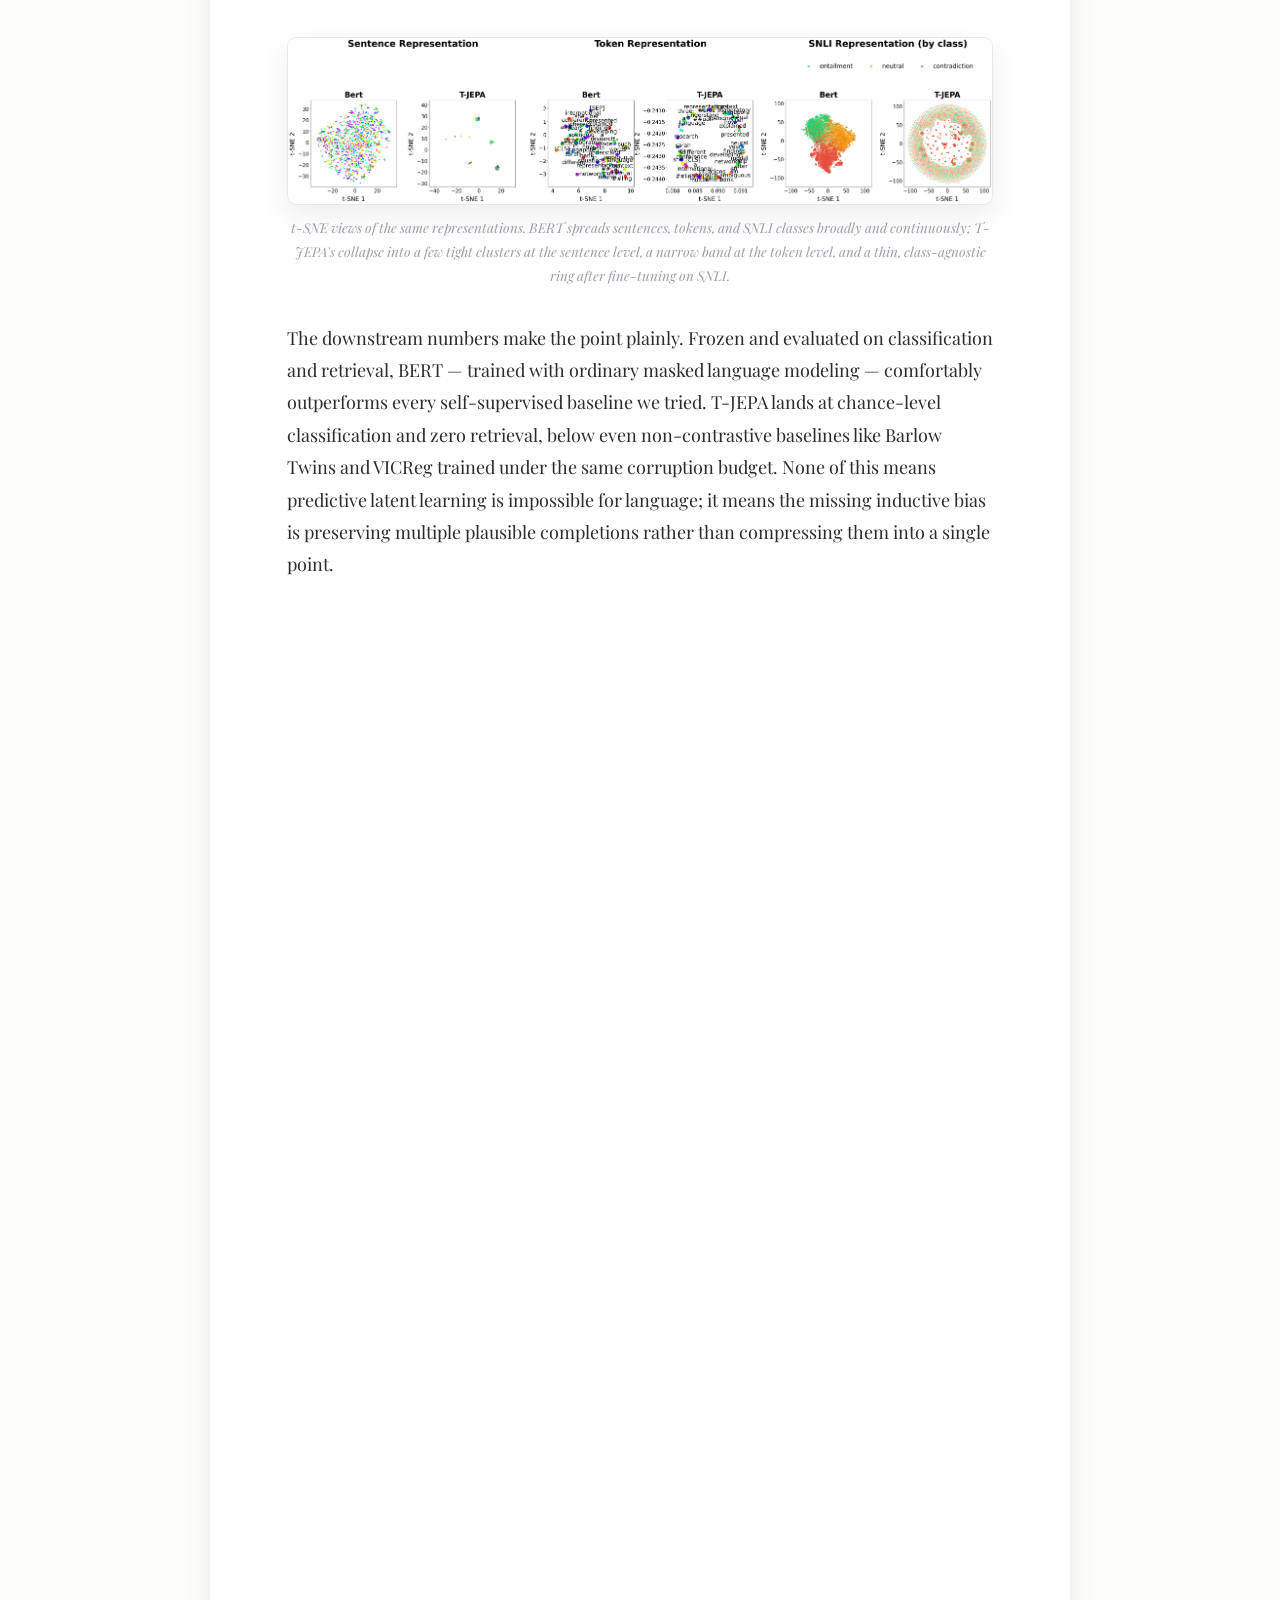
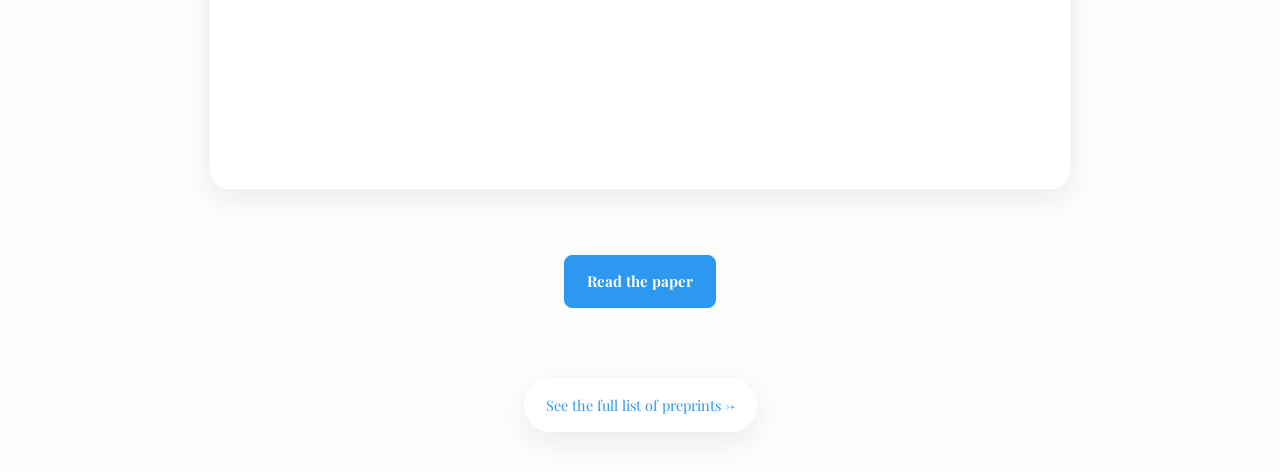
<file: blogs/Preprint_JEPA_Paradox.html>
<!DOCTYPE HTML>
<html lang="en">
<head>
	<meta charset="utf-8">
	<meta http-equiv="X-UA-Compatible" content="IE=edge">
	<title>The JEPA Paradox in Language — Anh Trac Duc Dinh</title>
	<meta name="viewport" content="width=device-width, initial-scale=1">
	<meta name="description" content="A plain-language walkthrough of our preprint on why deterministic JEPA-style latent prediction, so successful for images, video, and audio, breaks down on text.">

	<link href="https://fonts.googleapis.com/css?family=Playfair+Display:400,400i,500,700,700i" rel="stylesheet">

	<link rel="shortcut icon" href="../favicon.ico">

	<style>
		:root{
			--bg:#fdfdfb;
			--bg-alt:#f4f5f8;
			--text:#2b2b2b;
			--text-soft:#6b6f76;
			--text-faint:#9a9ea6;
			--accent:#2c98f0;
			--card:#ffffff;
			--border:#e9e9e4;
			--shadow:0 10px 30px rgba(20,20,25,0.08);
			--panel-bg:rgba(255,255,255,0.92);
			--tint:rgba(255,255,255,0.5);
		}
		body.dark-mode{
			--bg:#15171c;
			--bg-alt:#1b1e24;
			--text:#dcdfe4;
			--text-soft:#9aa0aa;
			--text-faint:#6f7580;
			--accent:#5aaef8;
			--card:#1b1e24;
			--border:#2a2e37;
			--shadow:0 10px 30px rgba(0,0,0,0.35);
			--panel-bg:rgba(27,30,36,0.92);
			--tint:rgba(15,17,21,0.6);
		}

		*{box-sizing:border-box;}
		html{scroll-behavior:smooth;}
		body{
			margin:0;
			background:var(--bg);
			color:var(--text);
			font-family:"Playfair Display", Georgia, serif;
			line-height:1.8;
			-webkit-font-smoothing:antialiased;
			transition:background .35s ease, color .35s ease;
		}
		body::before{
			content:"";
			position:fixed;
			inset:0;
			z-index:-1;
			background-image:
				linear-gradient(var(--tint), var(--tint)),
				url('../images/background_url.jpg');
			background-size:cover;
			background-position:center;
			background-repeat:no-repeat;
			background-attachment:fixed;
			filter:blur(3px);
			transform:scale(1.04); /* hides the blurred edges from view */
			pointer-events:none;
		}

		/* ---------- Link buttons ---------- */
		.link-row{
			max-width:min(760px, 90vw);
			margin:0 auto;
			padding:6px 6vw 70px;
			display:flex;
			flex-wrap:wrap;
			justify-content:center;
			gap:14px;
		}
		.link-btn{
			display:inline-flex;
			align-items:center;
			gap:8px;
			padding:12px 22px;
			font-family:"Playfair Display", Georgia, serif;
			font-size:15px;
			font-weight:700;
			text-decoration:none;
			border-radius:8px;
			border:1.5px solid var(--accent);
			color:var(--accent);
			transition:.25s;
		}
		.link-btn:hover{background:var(--accent);color:#fff;}
		.link-btn.solid{background:var(--accent);color:#fff;}
		.link-btn.solid:hover{opacity:.85;background:var(--accent);color:#fff;}

		/* ---------- Top bar ---------- */
		.topbar{
			position:sticky;
			top:0;
			z-index:20;
			display:flex;
			align-items:center;
			justify-content:space-between;
			padding:18px 6vw;
			background:var(--tint);
			-webkit-backdrop-filter:blur(10px);
			backdrop-filter:blur(10px);
			border-bottom:1px solid var(--border);
			transition:background .35s ease, border-color .35s ease;
		}
		.back-link{
			font-size:15px;
			color:var(--text-soft);
			text-decoration:none;
			letter-spacing:.2px;
		}
		.back-link:hover{color:var(--accent);}
		.theme-toggle-wrap{display:flex;align-items:center;gap:10px;}
		.theme-toggle-label{font-size:13px;color:var(--text-soft);}
		.theme-switch{position:relative;display:inline-block;width:46px;height:24px;flex-shrink:0;}
		.theme-switch input{opacity:0;width:0;height:0;}
		.theme-switch .slider{
			position:absolute;cursor:pointer;top:0;left:0;right:0;bottom:0;
			background-color:#ccc;transition:.3s;border-radius:26px;
		}
		body.dark-mode .theme-switch .slider{background-color:#3a3f4a;}
		.theme-switch .slider:before{
			position:absolute;content:"";height:18px;width:18px;left:3px;bottom:3px;
			background-color:#fff;transition:.3s;border-radius:50%;
			box-shadow:0 1px 3px rgba(0,0,0,0.3);
		}
		.theme-switch input:checked + .slider{background-color:var(--accent);}
		.theme-switch input:checked + .slider:before{transform:translateX(22px);}

		/* ---------- Hero ---------- */
		.hero{
			max-width:min(860px, 92vw);
			margin:22px auto 0;
			padding:56px 6vw 10px;
			text-align:center;
			background:var(--panel-bg);
			border-radius:20px;
			box-shadow:var(--shadow);
		}
		.hero-eyebrow{
			font-style:italic;
			color:var(--text-soft);
			font-size:15px;
			margin-bottom:10px;
		}
		.hero h1{
			font-size:clamp(28px, 4.4vw, 42px);
			line-height:1.25;
			margin:0 0 18px;
			font-weight:700;
		}
		.hero .subtitle{
			font-size:18px;
			font-style:italic;
			color:var(--text-soft);
			max-width:min(680px, 88vw);
			margin:0 auto 26px;
		}
		.byline{
			font-size:14px;
			color:var(--text-faint);
			margin-bottom:34px;
		}
		.byline b{color:var(--text-soft);font-weight:600;}
		.hero-cover{
			width:100%;
			max-width:min(860px, 92vw);
			margin:0 auto 8px;
			border-radius:14px;
			overflow:hidden;
			box-shadow:var(--shadow);
			background:var(--bg-alt);
		}
		.hero-cover img{
			width:100%;
			display:block;
		}

		/* ---------- Article ---------- */
		article{
			max-width:min(860px, 92vw);
			margin:24px auto 60px;
			padding:26px 6vw 60px;
			background:var(--panel-bg);
			border-radius:20px;
			box-shadow:var(--shadow);
		}
		article p{
			font-size:18px;
			margin:0 0 24px;
			color:var(--text);
		}
		article p b, article p strong{color:var(--text);font-weight:700;}
		article p i, article p em{color:var(--text-soft);}
		.drop{
			font-size:22px;
		}

		figure{
			margin:36px 0 34px;
		}
		figure img{
			width:100%;
			border-radius:10px;
			display:block;
			box-shadow:var(--shadow);
			border:1px solid var(--border);
			background:var(--bg-alt);
		}
		figcaption{
			font-size:13.5px;
			font-style:italic;
			color:var(--text-faint);
			text-align:center;
			margin-top:10px;
		}

		blockquote.eq{
			margin:30px 0;
			padding:16px 22px;
			border-left:3px solid var(--accent);
			background:var(--bg-alt);
			border-radius:0 8px 8px 0;
			font-size:16px;
			font-style:italic;
			color:var(--text-soft);
		}
		.math-block{
			margin:26px 0;
			padding:18px 24px;
			border:1px solid var(--border);
			border-radius:10px;
			background:var(--bg-alt);
		}
		.math-block .tag{
			display:inline-block;
			font-size:12px;
			font-style:normal;
			letter-spacing:.6px;
			text-transform:uppercase;
			color:var(--accent);
			font-weight:700;
			margin-bottom:8px;
		}
		.math-block .eqn{
			display:block;
			font-size:16.5px;
			font-style:normal;
			text-align:center;
			margin:12px 0;
			color:var(--text);
			overflow-x:auto;
		}
		.math-block p{
			font-size:15.5px;
			margin:0 0 10px;
			color:var(--text-soft);
			font-style:normal;
		}
		.math-block p:last-child{margin-bottom:0;}
		.math-block .consequence{
			font-size:15.5px;
			color:var(--text);
			font-style:italic;
			border-top:1px solid var(--border);
			margin-top:14px;
			padding-top:12px;
		}

		/* ---------- Scroll reveal ---------- */
		.reveal{
			opacity:0;
			transform:translateY(16px);
			transition:opacity .7s ease, transform .7s ease;
		}
		.reveal.is-visible{
			opacity:1;
			transform:translateY(0);
		}
		@media (prefers-reduced-motion: reduce){
			.reveal{opacity:1;transform:none;transition:none;}
		}

		hr.sep{
			border:none;
			border-top:1px solid var(--border);
			margin:44px 0;
		}

		.footer-note{
			text-align:center;
			font-size:14.5px;
			color:var(--text-faint);
			padding:14px 22px;
			margin:0 auto 40px;
			max-width:fit-content;
			background:var(--panel-bg);
			border-radius:999px;
			box-shadow:var(--shadow);
		}
		.footer-note a{color:var(--accent);text-decoration:none;}
		.footer-note a:hover{text-decoration:underline;}

		@media (max-width:480px){
			article p{font-size:16.5px;}
			.hero h1{font-size:26px;}
		}
	</style>
</head>
<body>

	<div class="topbar">
		<a class="back-link" href="../index.html#blog">&larr; Back to home</a>
		<div class="theme-toggle-wrap">
			<span class="theme-toggle-label" id="theme-toggle-label">Light mode</span>
			<label class="theme-switch">
				<input type="checkbox" id="theme-toggle">
				<span class="slider"></span>
			</label>
		</div>
	</div>

	<div class="hero">
		<div class="hero-eyebrow">Preprint &middot; Under Review &middot; arXiv:2607.23531</div>
		<h1>The JEPA Paradox in Language</h1>
		<p class="subtitle">JEPA conquered images, video, and audio by predicting representations instead of raw signals. Text never got a version of its own — our new preprint tries to explain why, one carefully instrumented failure at a time.</p>
		<div class="byline"><b>Anh Trac Duc Dinh</b> &middot; July 21, 2026</div>
		<div class="hero-cover">
			<img src="../images/Preprint_JEPA_Paradox/T-JEPA_fails.png" alt="Illustration comparing a masked image patch, which has one plausible completion, with a masked word in a sentence, which admits several valid but different completions such as sat, lay, was, slept, rested.">
		</div>
	</div>

	<article>

		<p class="reveal drop">Joint-Embedding Predictive Architectures — JEPA for short — have quietly become one of self-supervised learning's best tricks. Instead of asking a model to reconstruct the exact pixels behind a mask, JEPA only asks it to predict what the masked region <i>represents</i>, in an abstract latent space. That one change has powered strong results in images (I-JEPA), video, and audio. What it has conspicuously not powered is a standard, general-purpose recipe for text encoders. Two very recent 2026 papers, LLM-JEPA and DLLM-JEPA, do attach a JEPA-style loss to language models — but in both, the JEPA term never trains alone; it rides on top of an ordinary generative loss (autoregressive or diffusion), and the ablations in both papers show that term collapsing to nothing the moment it is left by itself. So the actual question — can deterministic latent prediction work on text on its own — was still unanswered. We decided to just build the missing baseline and watch, in detail, what happens when it fails.</p>

		<p class="reveal">A JEPA model is simple in outline. A context encoder sees a masked view of the input; a slowly-updated (EMA) target encoder embeds the full, unmasked input; a predictor is trained to match the target's latent representation from the context alone, using ordinary squared error. No pixels or tokens are ever reconstructed — only representations. This works beautifully for images because nearby patches are strongly correlated: a masked patch of fur is well constrained by the fur around it, so there is usually one geometrically sensible answer to predict.</p>

		<figure class="reveal">
			<img src="../images/Preprint_JEPA_Paradox/T-JEPA_fails.png" alt="Masked image patch versus masked word, illustrating conditional concentration versus lexical ambiguity">
			<figcaption>The image-text divide in one picture. A masked image patch (left) has a low-variance conditional target: the surrounding fur gives it away. A masked word (right) can be completed by several tokens — "sat," "lay," "was," "slept," "rested" — each with a distinct meaning and a distinct latent representation. A squared-error predictor still has to output exactly one vector.</figcaption>
		</figure>

		<p class="reveal">We call this requirement <b>conditional concentration</b>: given a context z<sub>C</sub> and a target position p<sub>j</sub>, the target's representation z<sub>T</sub><sup>(j)</sup> should sit near one meaningful point rather than being spread across several. We formalize this into three necessary conditions — predictability, non-collapse, and low conditional variance — and prove each one with a short argument. Here is the core math, briefly.</p>

		<div class="math-block reveal">
			<span class="tag">Conditional concentration</span>
			<p>The target is conditionally concentrated when its conditional entropy given the context is small relative to its unconditional uncertainty. Since deterministic encoders cannot manufacture information absent from the raw inputs, the Data Processing Inequality gives a ceiling on what any JEPA loss can exploit:</p>
			<span class="eqn">I(z<sub>C</sub>; z<sub>T</sub><sup>(j)</sup>) &nbsp;≤&nbsp; I(x<sub>C</sub>; x<sup>(j)</sup>)</span>
			<p>The image–text gap can't be closed by a bigger encoder — it depends on how strongly the visible context actually constrains the missing target.</p>
		</div>

		<div class="math-block reveal">
			<span class="tag">Argument I &middot; Predictability</span>
			<p><b>Images.</b> Under a locally Lipschitz target encoder, nearby patches pin each other down:</p>
			<span class="eqn">E[ ‖f<sub>θ̄</sub>(x)<sup>(j)</sup> − f<sub>θ̄</sub>(x)<sup>(i)</sup>‖² ] &nbsp;≤&nbsp; L² d(i,j)²</span>
			<p><i>Proof sketch:</i> bounded local pixel variation + Lipschitz continuity of the encoder on the data manifold, squared and averaged.</p>
			<p><b>Text.</b> If two plausible completions u, v of a masked span both have probability above ε and their representations differ by at least Δ, the conditional target is a two-(or more)-point distribution, not a point mass:</p>
			<span class="eqn">‖f<sub>θ̄</sub>(x<sub>j←u</sub>)<sup>(j)</sup> − f<sub>θ̄</sub>(x<sub>j←v</sub>)<sup>(j)</sup>‖ &nbsp;≥&nbsp; Δ &nbsp;⇒&nbsp; Var(z<sub>T</sub><sup>(j)</sup> | z<sub>C</sub>, p<sub>j</sub>) &gt; 0</span>
			<p><i>Proof sketch:</i> a random variable placing non-negligible mass on two separated points cannot be concentrated at either one.</p>
			<p class="consequence"><b>Consequence I.</b> Predictability fails first, before anything else — exactly what we see empirically: T-JEPA's mutual-information proxy plateaus almost immediately, while its representation rank is still healthy; collapse only follows, thousands of steps later.</p>
		</div>

		<div class="math-block reveal">
			<span class="tag">Argument II &middot; Non-collapse</span>
			<p>A representation is non-collapsed when its covariance Σ<sub>z</sub> has no vanishing direction:</p>
			<span class="eqn">Var(u<sup>⊤</sup>z) ≥ γ &nbsp;for every unit u&nbsp; ⇒ &nbsp;λ<sub>min</sub>(Σ<sub>z</sub>) ≥ γ</span>
			<p><b>Images.</b> If the context encoder collapses to a constant c, the predictor is left guessing position alone, and pays for it — real visual targets vary with content beyond position (σ²<sub>vis</sub> &gt; 0):</p>
			<span class="eqn">inf<sub>g<sub>φ</sub></sub> E[ ‖g<sub>φ</sub>(c, p<sub>j</sub>) − z<sub>T</sub><sup>(j)</sup>‖² ] &nbsp;≥&nbsp; σ²<sub>vis</sub></span>
			<p><b>Text.</b> If the encoder instead factors through K &lt; d coarse equivalence classes, its covariance is provably rank-deficient — rank(Σ<sub>z</sub>) ≤ K − 1 — yet a predictor built on those same K classes can still reach zero training loss. Collapsing costs nothing under the loss itself.</p>
			<p class="consequence"><b>Consequence II.</b> For images, collapse is expensive; for text, it's a free, loss-reducing escape route — which is exactly why T-JEPA's effective rank eventually implodes while I-JEPA's keeps growing.</p>
		</div>

		<div class="math-block reveal">
			<span class="tag">Argument III &middot; Centroid degeneracy</span>
			<p>The JEPA loss always splits into a reducible and an irreducible part:</p>
			<span class="eqn">E[‖g<sub>φ</sub> − z*‖²] &nbsp;=&nbsp; E[‖g<sub>φ</sub> − z̄‖²]<sub>reducible</sub> &nbsp;+&nbsp; E[Var(z* | z<sub>C</sub>, p<sub>j</sub>)]<sub>irreducible</sub></span>
			<p>and the squared-error-optimal predictor is exactly the conditional mean — a probability-weighted centroid over every plausible completion:</p>
			<span class="eqn">g<sup>⋆</sup><sub>φ</sub>(z<sub>C</sub>, p<sub>j</sub>) &nbsp;=&nbsp; Σ<sub>v</sub> p(v | x<sub>C</sub>) · h<sub>j</sub>(v; x<sub>C</sub>)</span>
			<p>When m ≥ 2 completions each carry probability ≥ α and are pairwise separated by ≥ Δ, that irreducible term is bounded away from zero:</p>
			<span class="eqn">Var(z* | z<sub>C</sub>, p<sub>j</sub>) &nbsp;≥&nbsp; (α² m(m−1) / 2) · Δ²</span>
			<p><i>Proof sketch:</i> Var(Z) = ½E[‖Z − Z′‖²] for an i.i.d. copy Z′; restrict the sum to separated, non-negligible-probability pairs.</p>
			<p class="consequence"><b>Consequence III.</b> Whenever plausible completions are both likely and separated, the "best" deterministic vector is a centroid that matches no real completion — <i>predictable</i> and <i>coherent</i> pull in opposite directions for text in a way they don't for images.</p>
		</div>

		<p class="reveal">To test this, we built T-JEPA, a direct text analogue of I-JEPA trained under a matched recipe — same optimizer schedule, same EMA target encoder, same span-masking budget — and tracked five complementary diagnostics on held-out data: an InfoNCE mutual-information proxy, the effective rank of the representation covariance, pairwise cosine similarity, the train–validation loss gap, and a directly estimated conditional target variance (sampled from sixteen plausible completions per context). All five converge on the same five-stage story, reproduced across five independent seeds: the mutual-information proxy saturates almost immediately, conditional variance stays stubbornly elevated, training and validation loss diverge, effective rank then collapses, and downstream transfer craters. I-JEPA, trained side by side under identical settings, shows none of it — its mutual information keeps climbing and its representation rank stays healthy throughout.</p>

		<figure class="reveal">
			<img src="../images/Preprint_JEPA_Paradox/grid_2x4.png" alt="3D activation surfaces comparing VICReg, Barlow Twins, BYOL, BERT, and T-JEPA on the same held-out sentence">
			<figcaption>Last hidden-state activations on the same sentence, across self-supervised text encoders. BERT and the non-JEPA baselines keep visible structure across tokens and dimensions; T-JEPA (bottom right) goes nearly flat — the representation geometry itself is being compressed away.</figcaption>
		</figure>

		<figure class="reveal">
			<img src="../images/Preprint_JEPA_Paradox/presentation_class.png" alt="t-SNE plots of sentence, token, and SNLI representations for BERT versus T-JEPA, showing T-JEPA's representations collapsing into a handful of tight clusters or a thin ring">
			<figcaption>t-SNE views of the same representations. BERT spreads sentences, tokens, and SNLI classes broadly and continuously; T-JEPA's collapse into a few tight clusters at the sentence level, a narrow band at the token level, and a thin, class-agnostic ring after fine-tuning on SNLI.</figcaption>
		</figure>

		<p class="reveal">The downstream numbers make the point plainly. Frozen and evaluated on classification and retrieval, BERT — trained with ordinary masked language modeling — comfortably outperforms every self-supervised baseline we tried. T-JEPA lands at chance-level classification and zero retrieval, below even non-contrastive baselines like Barlow Twins and VICReg trained under the same corruption budget. None of this means predictive latent learning is impossible for language; it means the missing inductive bias is preserving multiple plausible completions rather than compressing them into a single point.</p>

		<hr class="sep reveal">

		<p class="reveal">Khang and I just finished this preprint together: <i>"The JEPA Paradox in Language: The Geometry of Linguistic Alternatives."</i> There is a way of learning in AI I have always found appealing: mask part of the input, and ask the model to predict the missing piece — not by guessing raw pixels or raw words, but by predicting an internal representation of what is missing. That recipe had already worked beautifully for images, video, and audio, so we assumed carrying it over to language would go just as smoothly.</p>

		<p class="reveal">It did not. After many rounds of changing the masking scheme, the architecture, and the training setup, the same pattern kept showing up: the loss kept going down, the model kept "learning" in that narrow sense, but what it represented internally quietly collapsed into something close to uniform and useless. At first we assumed a bug, or the wrong hyperparameters. After a long stretch with no real progress, we ended up asking a different, slightly backwards question: why does a recipe that works so well for images run into trouble on language specifically?</p>

		<p class="reveal">The picture that eventually made sense of it is simple. Mask a small patch inside a photo of a cat, and the fur around it already tells you most of what belongs there. But mask a word in "The cat <i>___</i> on the mat," and the blank could be "sat," "lay," "slept," "rested," and more — not one answer, but several, each carrying different meaning. The model is not just missing information; it is facing several equally valid possibilities at once. That uncertainty is entirely natural in language. An ordinary language model can hold onto it by spreading probability across candidate words. Ours could not — it was forced to compress everything into one single answer.</p>

		<p class="reveal">That tension is what we spent this paper trying to understand. Rather than propose yet another new model, we followed the failure itself: tracking how it unfolds step by step, comparing images and text side by side under matched conditions, and repeating the experiment across independent runs to make sure it wasn't a fluke. This paper is the result of a fairly long stretch of trial and error, and one of the rare times we chose not to look away from a negative result, but to sit with it long enough to understand why it happened.</p>

		<p class="reveal">Thank you, Khang, for staying with this question all the way to the end.</p>

	</article>

	<div class="link-row">
		<a class="link-btn solid" href="https://arxiv.org/abs/2607.23531" target="_blank" rel="noopener">Read the paper</a>
	</div>

	<div class="footer-note">
		<a href="../index.html#preprints">See the full list of preprints &rarr;</a>
	</div>

	<script>
	(function(){
		var body = document.body;
		var toggle = document.getElementById('theme-toggle');
		var label = document.getElementById('theme-toggle-label');

		function applyTheme(isDark){
			body.classList.toggle('dark-mode', isDark);
			if (toggle) toggle.checked = isDark;
			if (label) label.textContent = isDark ? 'Dark mode' : 'Light mode';
		}

		var saved = localStorage.getItem('theme');
		var prefersDark = window.matchMedia && window.matchMedia('(prefers-color-scheme: dark)').matches;
		applyTheme(saved ? saved === 'dark' : prefersDark);

		if (toggle) {
			toggle.addEventListener('change', function(){
				var isDark = toggle.checked;
				applyTheme(isDark);
				localStorage.setItem('theme', isDark ? 'dark' : 'light');
			});
		}

		// Scroll reveal
		var revealEls = document.querySelectorAll('.reveal');
		if ('IntersectionObserver' in window) {
			var io = new IntersectionObserver(function(entries){
				entries.forEach(function(entry){
					if (entry.isIntersecting) {
						entry.target.classList.add('is-visible');
						io.unobserve(entry.target);
					}
				});
			}, { threshold: 0.15, rootMargin: '0px 0px -40px 0px' });
			revealEls.forEach(function(el){ io.observe(el); });
		} else {
			revealEls.forEach(function(el){ el.classList.add('is-visible'); });
		}
	})();
	</script>

</body>
</html>
</file>
